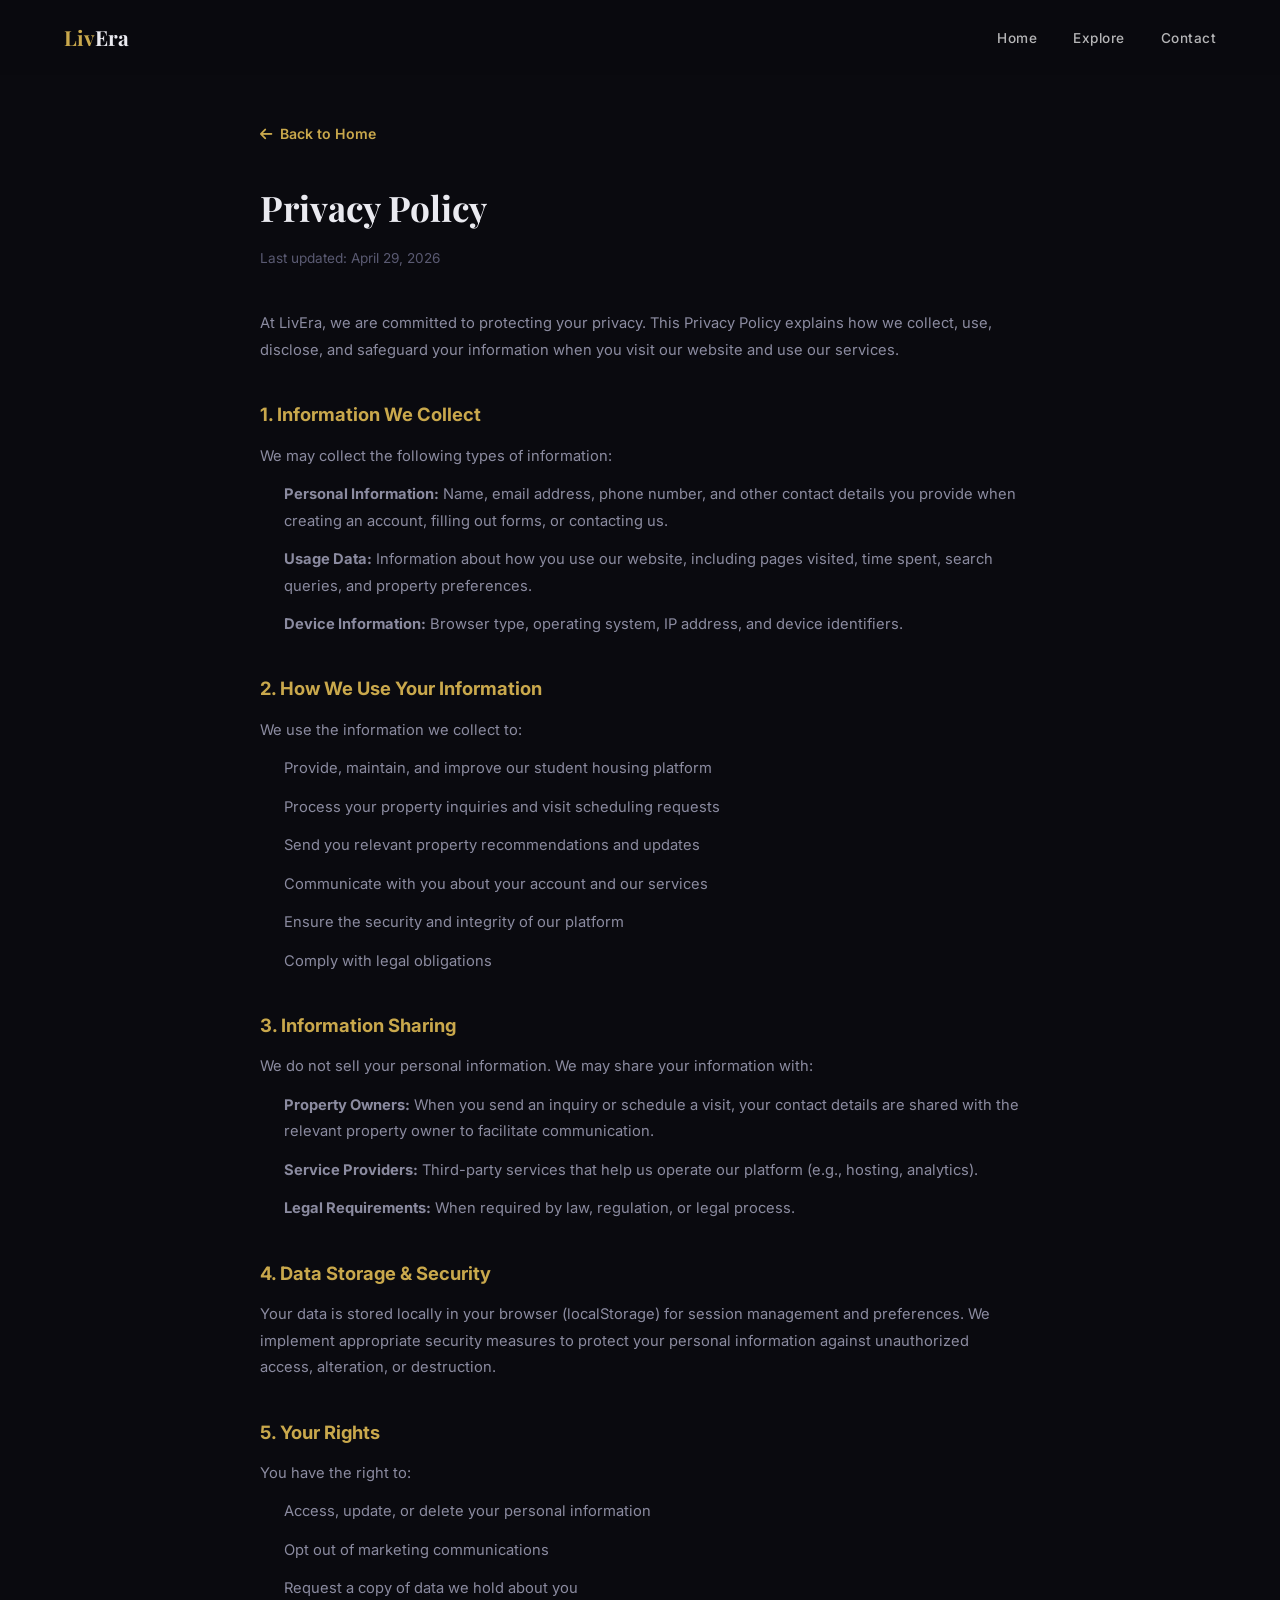
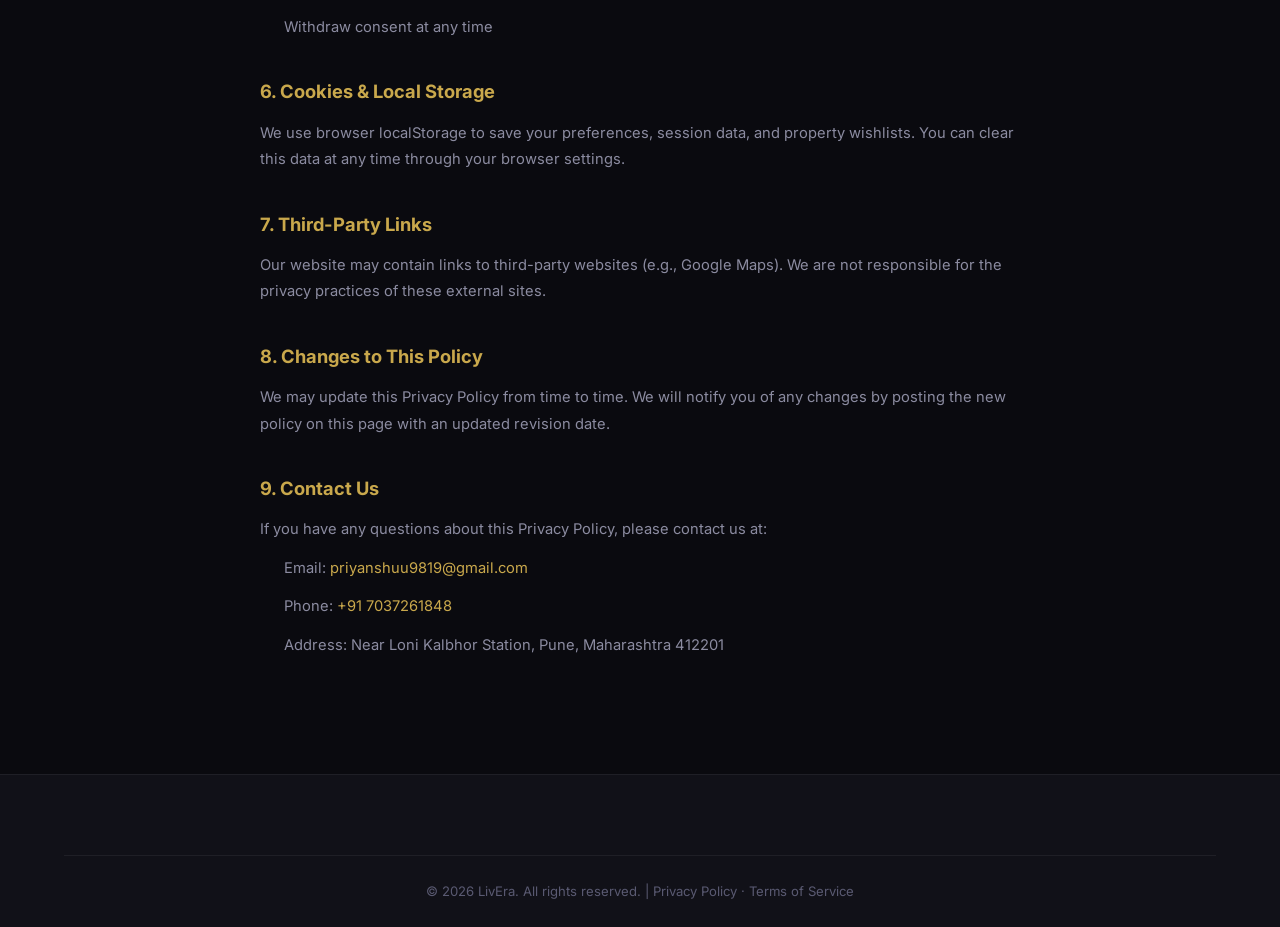
<file: privacy.html>
<!DOCTYPE html>
<html lang="en">
<head>
    <meta charset="UTF-8">
    <meta name="viewport" content="width=device-width, initial-scale=1.0">
    <meta name="description" content="LivEra Privacy Policy — How we collect, use, and protect your personal data.">
    <title>Privacy Policy | LivEra</title>
    <link rel="preconnect" href="https://fonts.googleapis.com">
    <link rel="preconnect" href="https://fonts.gstatic.com" crossorigin>
    <link href="https://fonts.googleapis.com/css2?family=Playfair+Display:wght@400;500;600;700&family=Inter:wght@300;400;500;600;700&display=swap" rel="stylesheet">
    <link rel="stylesheet" href="https://cdnjs.cloudflare.com/ajax/libs/font-awesome/6.5.1/css/all.min.css">
    <link rel="stylesheet" href="assets/css/style.css">
    <style>
        .legal-page { padding: 120px 20px 60px; max-width: 800px; margin: 0 auto; }
        .legal-page h1 { font-family: 'Playfair Display', serif; font-size: 2.2rem; font-weight: 700; color: #eaeaf0; margin-bottom: 8px; }
        .legal-page .legal-updated { font-size: .85rem; color: #5a5a72; margin-bottom: 40px; }
        .legal-page h2 { font-family: 'Inter', sans-serif; font-size: 1.15rem; font-weight: 700; color: #c9a84c; margin-top: 36px; margin-bottom: 12px; }
        .legal-page p, .legal-page li { font-size: .92rem; color: #8b8ba0; line-height: 1.8; margin-bottom: 12px; }
        .legal-page ul { padding-left: 24px; margin-bottom: 16px; }
        .legal-page a { color: #c9a84c; text-decoration: none; }
        .legal-page a:hover { text-decoration: underline; }
        .legal-back { display: inline-flex; align-items: center; gap: 8px; color: #c9a84c; font-size: .88rem; font-weight: 600; text-decoration: none; margin-bottom: 32px; transition: opacity .2s; }
        .legal-back:hover { opacity: .7; }
    </style>
</head>
<body>
    <nav id="navbar" class="navbar" style="background: rgba(10,10,15,.95); backdrop-filter: blur(20px);">
        <div class="nav-container">
            <a href="index.html" class="nav-logo"><span class="logo-text"><span class="logo-accent">Liv</span>Era</span></a>
            <ul class="nav-links">
                <li><a href="index.html" class="nav-link">Home</a></li>
                <li><a href="explore.html" class="nav-link">Explore</a></li>
                <li><a href="index.html#contact" class="nav-link">Contact</a></li>
            </ul>
        </div>
    </nav>

    <div class="legal-page">
        <a href="index.html" class="legal-back"><i class="fas fa-arrow-left"></i> Back to Home</a>
        <h1>Privacy Policy</h1>
        <p class="legal-updated">Last updated: April 29, 2026</p>

        <p>At LivEra, we are committed to protecting your privacy. This Privacy Policy explains how we collect, use, disclose, and safeguard your information when you visit our website and use our services.</p>

        <h2>1. Information We Collect</h2>
        <p>We may collect the following types of information:</p>
        <ul>
            <li><strong>Personal Information:</strong> Name, email address, phone number, and other contact details you provide when creating an account, filling out forms, or contacting us.</li>
            <li><strong>Usage Data:</strong> Information about how you use our website, including pages visited, time spent, search queries, and property preferences.</li>
            <li><strong>Device Information:</strong> Browser type, operating system, IP address, and device identifiers.</li>
        </ul>

        <h2>2. How We Use Your Information</h2>
        <p>We use the information we collect to:</p>
        <ul>
            <li>Provide, maintain, and improve our student housing platform</li>
            <li>Process your property inquiries and visit scheduling requests</li>
            <li>Send you relevant property recommendations and updates</li>
            <li>Communicate with you about your account and our services</li>
            <li>Ensure the security and integrity of our platform</li>
            <li>Comply with legal obligations</li>
        </ul>

        <h2>3. Information Sharing</h2>
        <p>We do not sell your personal information. We may share your information with:</p>
        <ul>
            <li><strong>Property Owners:</strong> When you send an inquiry or schedule a visit, your contact details are shared with the relevant property owner to facilitate communication.</li>
            <li><strong>Service Providers:</strong> Third-party services that help us operate our platform (e.g., hosting, analytics).</li>
            <li><strong>Legal Requirements:</strong> When required by law, regulation, or legal process.</li>
        </ul>

        <h2>4. Data Storage & Security</h2>
        <p>Your data is stored locally in your browser (localStorage) for session management and preferences. We implement appropriate security measures to protect your personal information against unauthorized access, alteration, or destruction.</p>

        <h2>5. Your Rights</h2>
        <p>You have the right to:</p>
        <ul>
            <li>Access, update, or delete your personal information</li>
            <li>Opt out of marketing communications</li>
            <li>Request a copy of data we hold about you</li>
            <li>Withdraw consent at any time</li>
        </ul>

        <h2>6. Cookies & Local Storage</h2>
        <p>We use browser localStorage to save your preferences, session data, and property wishlists. You can clear this data at any time through your browser settings.</p>

        <h2>7. Third-Party Links</h2>
        <p>Our website may contain links to third-party websites (e.g., Google Maps). We are not responsible for the privacy practices of these external sites.</p>

        <h2>8. Changes to This Policy</h2>
        <p>We may update this Privacy Policy from time to time. We will notify you of any changes by posting the new policy on this page with an updated revision date.</p>

        <h2>9. Contact Us</h2>
        <p>If you have any questions about this Privacy Policy, please contact us at:</p>
        <ul>
            <li>Email: <a href="mailto:priyanshuu9819@gmail.com">priyanshuu9819@gmail.com</a></li>
            <li>Phone: <a href="tel:+917037261848">+91 7037261848</a></li>
            <li>Address: Near Loni Kalbhor Station, Pune, Maharashtra 412201</li>
        </ul>
    </div>

    <footer class="footer" style="margin-top: 40px;">
        <div class="container">
            <div class="footer-bottom">
                <p>&copy; 2026 LivEra. All rights reserved. | <a href="privacy.html" style="color: var(--color-text-dim);">Privacy Policy</a> · <a href="terms.html" style="color: var(--color-text-dim);">Terms of Service</a></p>
            </div>
        </div>
    </footer>
</body>
</html>
</file>
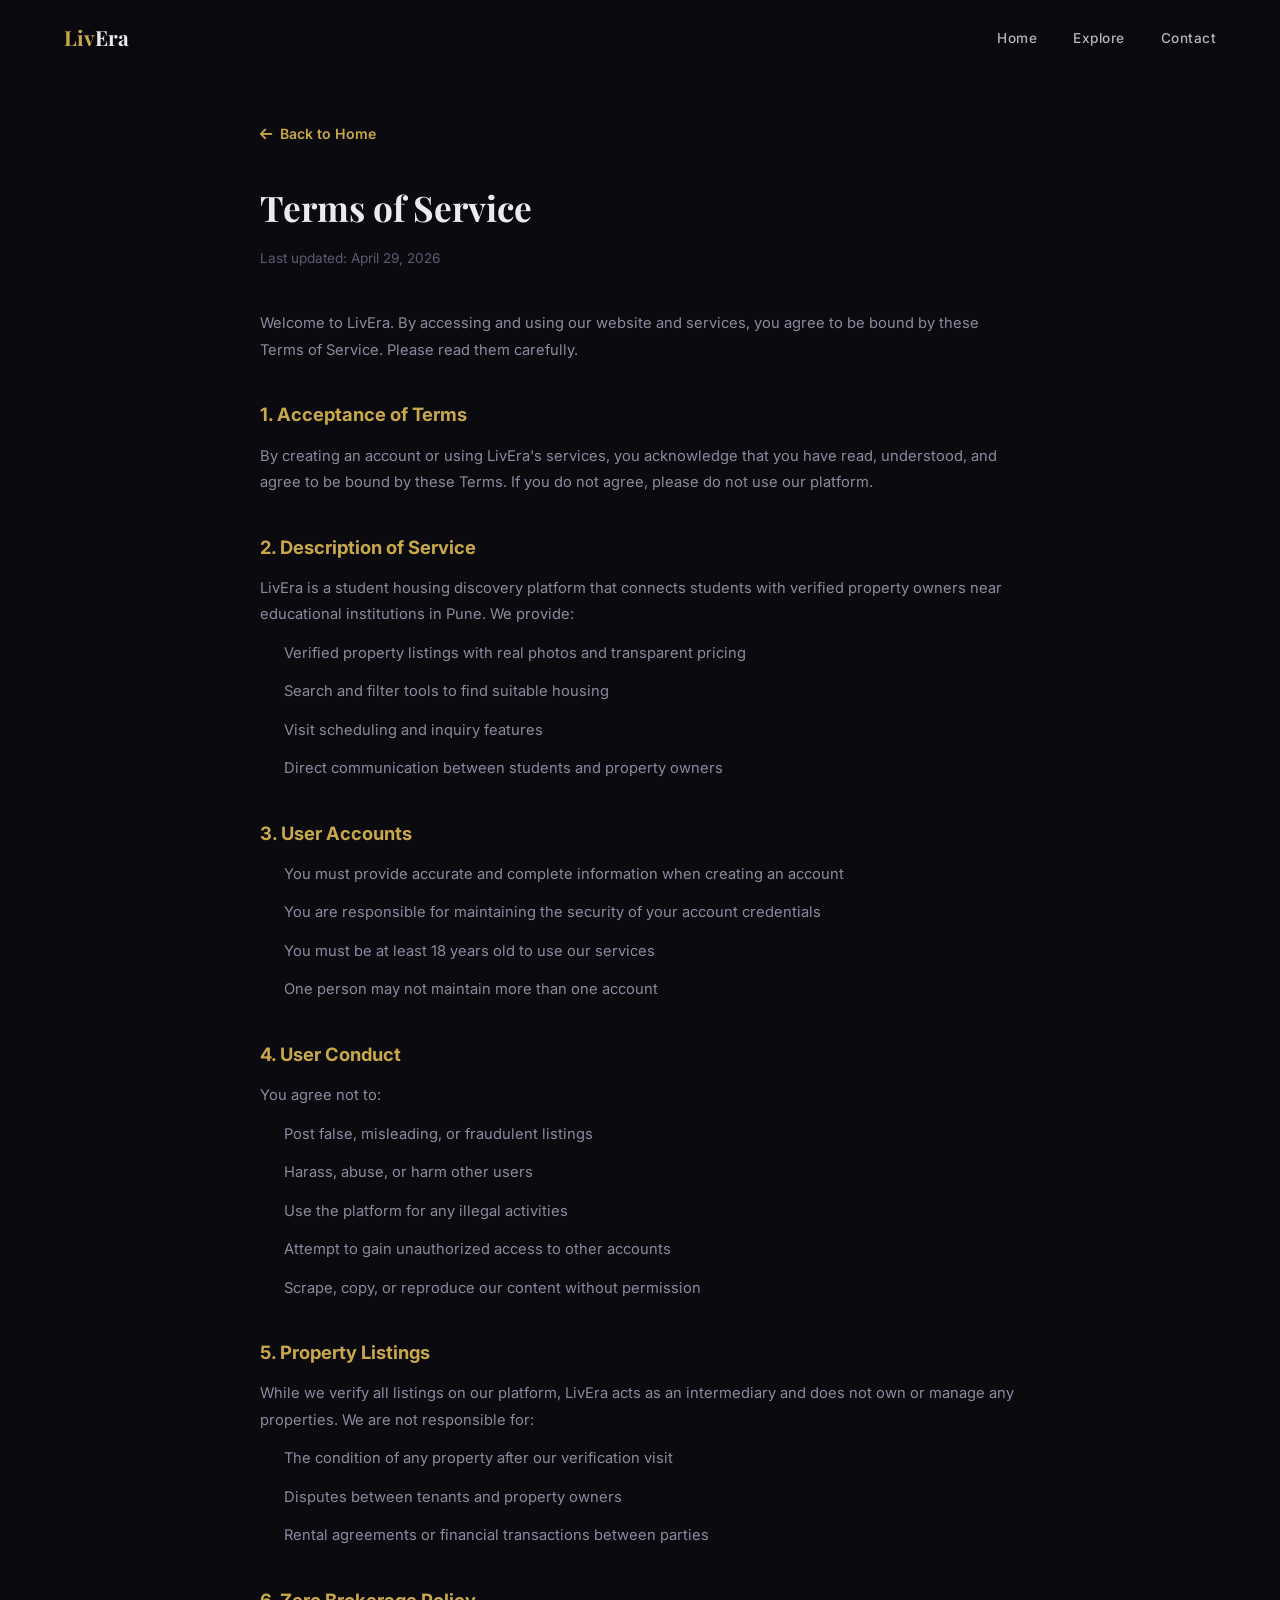
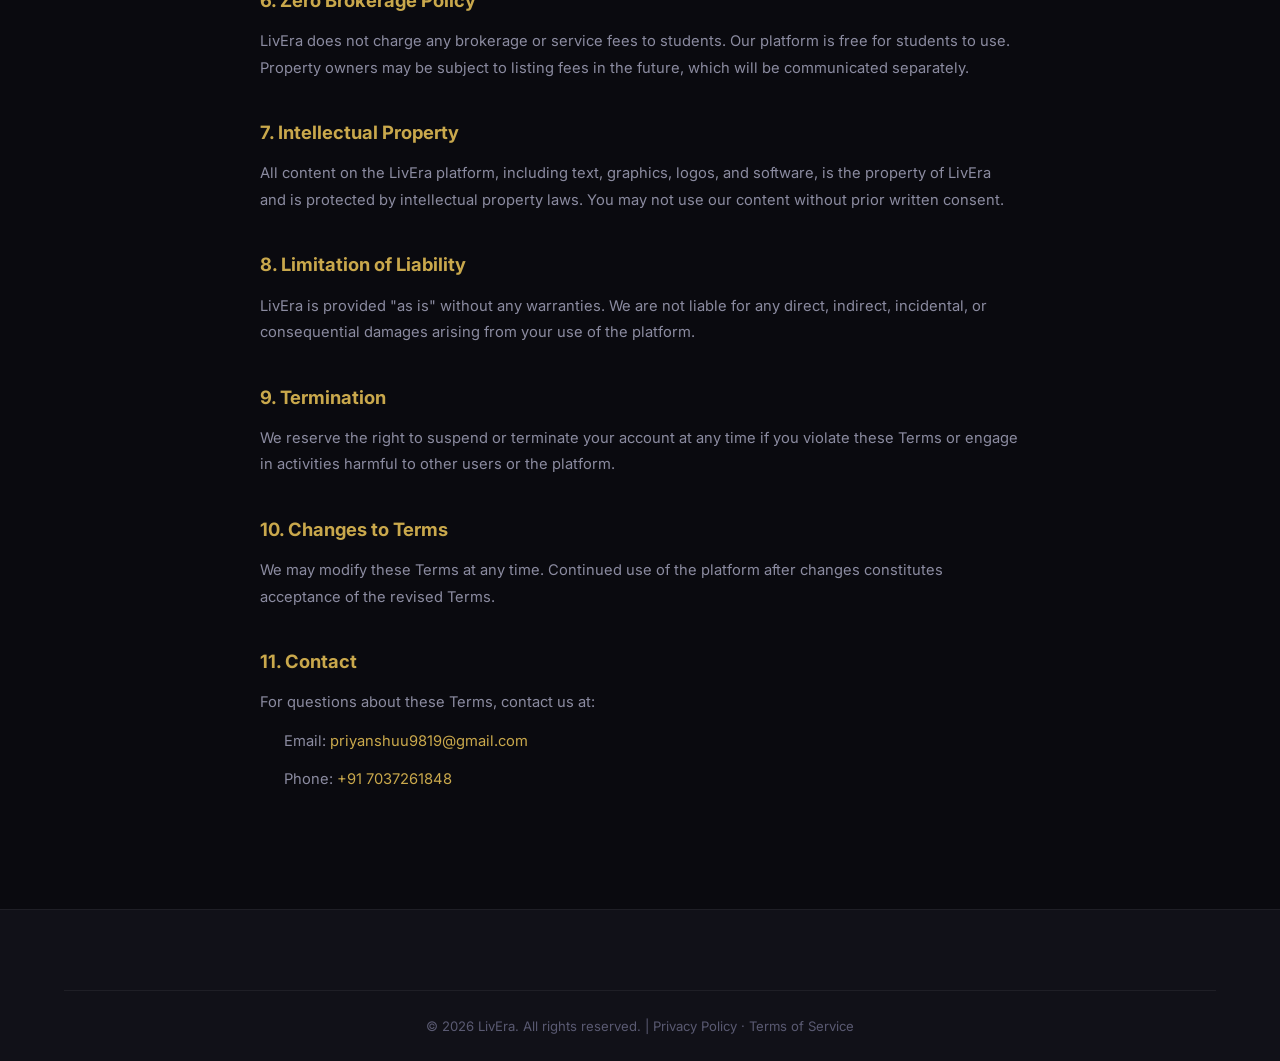
<file: terms.html>
<!DOCTYPE html>
<html lang="en">
<head>
    <meta charset="UTF-8">
    <meta name="viewport" content="width=device-width, initial-scale=1.0">
    <meta name="description" content="LivEra Terms of Service — Rules and guidelines for using our student housing platform.">
    <title>Terms of Service | LivEra</title>
    <link rel="preconnect" href="https://fonts.googleapis.com">
    <link rel="preconnect" href="https://fonts.gstatic.com" crossorigin>
    <link href="https://fonts.googleapis.com/css2?family=Playfair+Display:wght@400;500;600;700&family=Inter:wght@300;400;500;600;700&display=swap" rel="stylesheet">
    <link rel="stylesheet" href="https://cdnjs.cloudflare.com/ajax/libs/font-awesome/6.5.1/css/all.min.css">
    <link rel="stylesheet" href="assets/css/style.css">
    <style>
        .legal-page { padding: 120px 20px 60px; max-width: 800px; margin: 0 auto; }
        .legal-page h1 { font-family: 'Playfair Display', serif; font-size: 2.2rem; font-weight: 700; color: #eaeaf0; margin-bottom: 8px; }
        .legal-page .legal-updated { font-size: .85rem; color: #5a5a72; margin-bottom: 40px; }
        .legal-page h2 { font-family: 'Inter', sans-serif; font-size: 1.15rem; font-weight: 700; color: #c9a84c; margin-top: 36px; margin-bottom: 12px; }
        .legal-page p, .legal-page li { font-size: .92rem; color: #8b8ba0; line-height: 1.8; margin-bottom: 12px; }
        .legal-page ul { padding-left: 24px; margin-bottom: 16px; }
        .legal-page a { color: #c9a84c; text-decoration: none; }
        .legal-page a:hover { text-decoration: underline; }
        .legal-back { display: inline-flex; align-items: center; gap: 8px; color: #c9a84c; font-size: .88rem; font-weight: 600; text-decoration: none; margin-bottom: 32px; transition: opacity .2s; }
        .legal-back:hover { opacity: .7; }
    </style>
</head>
<body>
    <nav id="navbar" class="navbar" style="background: rgba(10,10,15,.95); backdrop-filter: blur(20px);">
        <div class="nav-container">
            <a href="index.html" class="nav-logo"><span class="logo-text"><span class="logo-accent">Liv</span>Era</span></a>
            <ul class="nav-links">
                <li><a href="index.html" class="nav-link">Home</a></li>
                <li><a href="explore.html" class="nav-link">Explore</a></li>
                <li><a href="index.html#contact" class="nav-link">Contact</a></li>
            </ul>
        </div>
    </nav>

    <div class="legal-page">
        <a href="index.html" class="legal-back"><i class="fas fa-arrow-left"></i> Back to Home</a>
        <h1>Terms of Service</h1>
        <p class="legal-updated">Last updated: April 29, 2026</p>

        <p>Welcome to LivEra. By accessing and using our website and services, you agree to be bound by these Terms of Service. Please read them carefully.</p>

        <h2>1. Acceptance of Terms</h2>
        <p>By creating an account or using LivEra's services, you acknowledge that you have read, understood, and agree to be bound by these Terms. If you do not agree, please do not use our platform.</p>

        <h2>2. Description of Service</h2>
        <p>LivEra is a student housing discovery platform that connects students with verified property owners near educational institutions in Pune. We provide:</p>
        <ul>
            <li>Verified property listings with real photos and transparent pricing</li>
            <li>Search and filter tools to find suitable housing</li>
            <li>Visit scheduling and inquiry features</li>
            <li>Direct communication between students and property owners</li>
        </ul>

        <h2>3. User Accounts</h2>
        <ul>
            <li>You must provide accurate and complete information when creating an account</li>
            <li>You are responsible for maintaining the security of your account credentials</li>
            <li>You must be at least 18 years old to use our services</li>
            <li>One person may not maintain more than one account</li>
        </ul>

        <h2>4. User Conduct</h2>
        <p>You agree not to:</p>
        <ul>
            <li>Post false, misleading, or fraudulent listings</li>
            <li>Harass, abuse, or harm other users</li>
            <li>Use the platform for any illegal activities</li>
            <li>Attempt to gain unauthorized access to other accounts</li>
            <li>Scrape, copy, or reproduce our content without permission</li>
        </ul>

        <h2>5. Property Listings</h2>
        <p>While we verify all listings on our platform, LivEra acts as an intermediary and does not own or manage any properties. We are not responsible for:</p>
        <ul>
            <li>The condition of any property after our verification visit</li>
            <li>Disputes between tenants and property owners</li>
            <li>Rental agreements or financial transactions between parties</li>
        </ul>

        <h2>6. Zero Brokerage Policy</h2>
        <p>LivEra does not charge any brokerage or service fees to students. Our platform is free for students to use. Property owners may be subject to listing fees in the future, which will be communicated separately.</p>

        <h2>7. Intellectual Property</h2>
        <p>All content on the LivEra platform, including text, graphics, logos, and software, is the property of LivEra and is protected by intellectual property laws. You may not use our content without prior written consent.</p>

        <h2>8. Limitation of Liability</h2>
        <p>LivEra is provided "as is" without any warranties. We are not liable for any direct, indirect, incidental, or consequential damages arising from your use of the platform.</p>

        <h2>9. Termination</h2>
        <p>We reserve the right to suspend or terminate your account at any time if you violate these Terms or engage in activities harmful to other users or the platform.</p>

        <h2>10. Changes to Terms</h2>
        <p>We may modify these Terms at any time. Continued use of the platform after changes constitutes acceptance of the revised Terms.</p>

        <h2>11. Contact</h2>
        <p>For questions about these Terms, contact us at:</p>
        <ul>
            <li>Email: <a href="mailto:priyanshuu9819@gmail.com">priyanshuu9819@gmail.com</a></li>
            <li>Phone: <a href="tel:+917037261848">+91 7037261848</a></li>
        </ul>
    </div>

    <footer class="footer" style="margin-top: 40px;">
        <div class="container">
            <div class="footer-bottom">
                <p>&copy; 2026 LivEra. All rights reserved. | <a href="privacy.html" style="color: var(--color-text-dim);">Privacy Policy</a> · <a href="terms.html" style="color: var(--color-text-dim);">Terms of Service</a></p>
            </div>
        </div>
    </footer>
</body>
</html>
</file>
<file: assets/css/style.css>
/* ========================================
   DESIGN SYSTEM & VARIABLES
   ======================================== */
:root {
    /* Multi-layered shadows variables (Match theme) */
    --saas-shadow-btn: 201, 168, 76;  /* Accent Gold/Bronze */
    --saas-shadow-img: 10, 10, 15;    /* Match the Dark Background */
    
    --color-bg: #0a0a0f;
    --color-bg-alt: #111118;
    --color-surface: #16161f;
    --color-surface-hover: #1e1e2a;
    --color-accent: #c9a84c;
    --color-accent-light: #e0c56e;
    --color-accent-dark: #a8882e;
    --color-text: #eaeaf0;
    --color-text-muted: #8b8ba0;
    --color-text-dim: #5a5a72;
    --color-border: rgba(255, 255, 255, 0.06);
    --color-glass: rgba(16, 16, 25, 0.75);
    --color-glass-border: rgba(255, 255, 255, 0.08);
    --color-white: #ffffff;
    --font-heading: 'Playfair Display', Georgia, serif;
    --font-body: 'Inter', -apple-system, sans-serif;
    --section-pad: 120px;
    --container-width: 1200px;
    --ease-out: cubic-bezier(0.16, 1, 0.3, 1);
    --ease-smooth: cubic-bezier(0.4, 0, 0.2, 1);
    --radius-sm: 8px;
    --radius-md: 16px;
    --radius-lg: 24px;
    --radius-xl: 32px;
}

*,
*::before,
*::after {
    margin: 0;
    padding: 0;
    box-sizing: border-box;
}

html {
    scroll-behavior: smooth;
    font-size: 16px;
    -webkit-font-smoothing: antialiased;
    -moz-osx-font-smoothing: grayscale;
}

body {
    font-family: var(--font-body);
    background-color: var(--color-bg);
    color: var(--color-text);
    line-height: 1.7;
    overflow-x: hidden;
}

img {
    max-width: 100%;
    display: block;
}

a {
    text-decoration: none;
    color: inherit;
    transition: color 0.3s var(--ease-smooth);
}

ul {
    list-style: none;
}

.container {
    max-width: var(--container-width);
    margin: 0 auto;
    padding: 0 24px;
}

.section {
    padding: var(--section-pad) 0;
    position: relative;
    will-change: transform, opacity;
}

/* Section Divider Line (animated via GSAP) */
.section-divider-line {
    height: 2px;
    background: linear-gradient(90deg, transparent, var(--color-accent), transparent);
    margin: 16px auto 0;
    max-width: 400px;
    will-change: width;
}

/* Section transition wrapper for morph transitions */
.section-transition-in {
    will-change: transform, opacity;
}

/* Typography Utilities */
.section-tag {
    display: inline-block;
    font-size: 0.75rem;
    font-weight: 600;
    letter-spacing: 3px;
    text-transform: uppercase;
    color: var(--color-accent);
    margin-bottom: 16px;
    position: relative;
    padding-left: 40px;
}

.section-tag::before {
    content: '';
    position: absolute;
    left: 0;
    top: 50%;
    width: 28px;
    height: 2px;
    background: var(--color-accent);
    transform: translateY(-50%);
}

.section-title {
    font-family: var(--font-heading);
    font-size: clamp(2rem, 4vw, 3.2rem);
    font-weight: 600;
    line-height: 1.2;
    color: var(--color-text);
    margin-bottom: 20px;
}

.section-subtitle {
    font-size: 1.05rem;
    color: var(--color-text-muted);
    max-width: 540px;
    margin: 0 auto;
}

.section-desc {
    font-size: 1.05rem;
    color: var(--color-text-muted);
    line-height: 1.8;
    margin-bottom: 28px;
}

.section-header {
    text-align: center;
    margin-bottom: 64px;
}

.text-accent {
    color: var(--color-accent);
}

/* Buttons */
.btn {
    display: inline-flex;
    align-items: center;
    justify-content: center;
    gap: 8px;
    padding: 14px 32px;
    font-family: var(--font-body);
    font-size: 0.9rem;
    font-weight: 600;
    letter-spacing: 0.5px;
    border-radius: 50px;
    border: none;
    cursor: pointer;
    transition: all 0.4s var(--ease-out);
    position: relative;
    overflow: hidden;
}

.btn-primary {
    background: linear-gradient(135deg, var(--color-accent), var(--color-accent-dark));
    color: var(--color-bg);
    box-shadow: 0 4px 20px rgba(201, 168, 76, 0.25);
}

.btn-primary:hover {
    transform: translateY(-2px);
    box-shadow: 0 8px 32px rgba(201, 168, 76, 0.4);
}

.btn-outline {
    background: transparent;
    color: var(--color-text);
    border: 1.5px solid rgba(255, 255, 255, 0.2);
}

.btn-outline:hover {
    border-color: var(--color-accent);
    color: var(--color-accent);
    background: rgba(201, 168, 76, 0.05);
    transform: translateY(-2px);
}

.btn-lg {
    padding: 18px 40px;
    font-size: 1rem;
}

/* Navigation */
.navbar {
    position: fixed;
    top: 0;
    left: 0;
    width: 100%;
    z-index: 1000;
    padding: 20px 0;
    transition: all 0.4s var(--ease-smooth);
}

.navbar.scrolled {
    padding: 12px 0;
    background: var(--color-glass);
    backdrop-filter: blur(20px);
    -webkit-backdrop-filter: blur(20px);
    border-bottom: 1px solid var(--color-glass-border);
}

.nav-container {
    max-width: var(--container-width);
    margin: 0 auto;
    padding: 0 24px;
    display: flex;
    align-items: center;
    justify-content: space-between;
}

.nav-logo {
    display: flex;
    align-items: center;
    gap: 10px;
    z-index: 1001;
}

.logo-icon {
    width: 40px;
    height: 40px;
    display: flex;
    align-items: center;
    justify-content: center;
    background: linear-gradient(135deg, var(--color-accent), var(--color-accent-dark));
    border-radius: 10px;
    color: var(--color-bg);
    font-size: 1rem;
}

.logo-text {
    font-family: var(--font-heading);
    font-size: 1.3rem;
    font-weight: 700;
    color: var(--color-text);
}

.logo-accent {
    color: var(--color-accent);
}

.nav-links {
    display: flex;
    gap: 36px;
}

.nav-link {
    font-size: 0.85rem;
    font-weight: 500;
    letter-spacing: 0.5px;
    color: rgba(255, 255, 255, 0.7);
    position: relative;
    padding: 4px 0;
}

.nav-link::after {
    content: '';
    position: absolute;
    bottom: -2px;
    left: 0;
    width: 0;
    height: 2px;
    background: var(--color-accent);
    transition: width 0.35s var(--ease-out);
}

.nav-link:hover,
.nav-link.active {
    color: var(--color-text);
}

.nav-link:hover::after,
.nav-link.active::after {
    width: 100%;
}

.hamburger {
    display: none;
    flex-direction: column;
    gap: 6px;
    background: none;
    border: none;
    cursor: pointer;
    z-index: 1001;
    padding: 4px;
}

.hamburger .bar {
    width: 28px;
    height: 2px;
    background: var(--color-text);
    border-radius: 2px;
    transition: all 0.3s var(--ease-smooth);
}

.hamburger.active .bar:nth-child(1) {
    transform: rotate(45deg) translate(5px, 6px);
}

.hamburger.active .bar:nth-child(2) {
    opacity: 0;
}

.hamburger.active .bar:nth-child(3) {
    transform: rotate(-45deg) translate(5px, -6px);
}

/* Hero Section (Cinematic Refinement) */
.hero {
    position: relative;
    height: 100vh;
    min-height: 700px;
    display: flex;
    align-items: center;
    justify-content: center;
    overflow: hidden;
    perspective: 1200px;
}

.hero-bg {
    position: absolute;
    inset: -5%; /* slightly larger for parallax */
    width: 110%;
    height: 110%;
    z-index: 0;
    will-change: transform;
}

.hero-image-mask {
    position: absolute;
    inset: 0;
    overflow: hidden;
    /* GSAP will animate this from inset(50% 30% 50% 30%) */
    clip-path: inset(100% 100% 100% 100%);
    will-change: clip-path;
}

.hero-media {
    width: 100%;
    height: 100%;
    object-fit: cover;
    will-change: transform;
    /* Ken Burns slow zoom + perspective shift illusion */
    transform: scale(1.1) rotate(0.01deg);
    animation: livingScene 25s cubic-bezier(0.25, 0.46, 0.45, 0.94) infinite alternate;
}

@keyframes livingScene {
    0% { transform: scale(1.05) translate(0, 0); }
    100% { transform: scale(1.15) translate(-1%, 1%); }
}

.hero-overlay {
    position: absolute;
    inset: 0;
    background: linear-gradient(
        180deg,
        rgba(10, 10, 15, 0.2) 0%,
        rgba(10, 10, 15, 0.0) 30%,
        rgba(10, 10, 15, 0.5) 70%,
        rgba(10, 10, 15, 0.95) 100%
    );
    z-index: 1;
}

.hero-vignette {
    position: absolute;
    inset: 0;
    background: radial-gradient(circle at center, transparent 30%, rgba(10, 10, 15, 0.95) 120%);
    pointer-events: none;
    z-index: 1;
    will-change: transform, opacity;
}

.hero-grain {
    position: absolute;
    inset: 0;
    pointer-events: none;
    z-index: 2;
    opacity: 0.25;
    mix-blend-mode: overlay;
    background-image: url("data:image/svg+xml,%3Csvg viewBox='0 0 256 256' xmlns='http://www.w3.org/2000/svg'%3E%3Cfilter id='n'%3E%3CfeTurbulence type='fractalNoise' baseFrequency='0.85' numOctaves='3' stitchTiles='stitch'/%3E%3C/filter%3E%3Crect width='100%25' height='100%25' filter='url(%23n)'/%3E%3C/svg%3E");
}

.cursor-light {
    position: absolute;
    top: 0; 
    left: 0;
    width: 100%; 
    height: 100%;
    pointer-events: none;
    z-index: 3;
    opacity: 0;
    transition: opacity 1s ease;
    background: radial-gradient(
        800px circle at var(--mouse-x, 50%) var(--mouse-y, 50%), 
        rgba(201, 168, 76, 0.12), 
        transparent 40%
    );
    will-change: background;
}

/* Floating Decorations */
.hero-decorations {
    position: absolute;
    inset: 0;
    pointer-events: none;
    z-index: 4;
    will-change: transform;
}
.hero-line {
    position: absolute;
    background: linear-gradient(90deg, transparent, rgba(201, 168, 76, 0.3), transparent);
    height: 1px;
    width: 30vw;
    opacity: 0;
}
.hero-line-1 { top: 25%; left: -10vw; transform: rotate(35deg); }
.hero-line-2 { bottom: 30%; right: -5vw; transform: rotate(-25deg); width: 20vw; }

.hero-content {
    position: relative;
    z-index: 5;
    text-align: center;
    max-width: 900px;
    padding: 0 24px;
    will-change: transform, opacity;
}

/* Enhanced Word/Character Split Animation CSS inside hero */
.hero-title {
    font-family: var(--font-heading);
    font-size: clamp(2.4rem, 5.5vw, 5rem);
    font-weight: 700;
    line-height: 1.15;
    color: var(--color-text);
    margin-bottom: 24px;
    perspective: 1000px; /* needed for 3D rotate on chars */
}

/* Words act as inline blocks with hidden overflow locally, or just wrappers */
.word {
    display: inline-block;
    white-space: nowrap;
    margin-right: 0.15em;
    perspective: 1200px;
}

/* Individual letters */
.char {
    display: inline-block;
    opacity: 0;
    transform: translateY(120%) rotateX(60deg);
    transform-origin: bottom center;
    filter: blur(8px);
    will-change: transform, opacity, filter;
    backface-visibility: hidden;
}

.hero-subtitle {
    font-size: clamp(1.1rem, 2vw, 1.35rem);
    color: #f3f4f6;
    font-weight: 500;
    text-shadow: 0 2px 10px rgba(0,0,0,0.7);
    margin-bottom: 40px;
    opacity: 0;
    will-change: transform, opacity;
    max-width: 600px;
    margin-left: auto;
    margin-right: auto;
}

/* Premium Button Styling (Spring scale on hover) */
.hero-buttons {
    display: flex;
    gap: 16px;
    justify-content: center;
    flex-wrap: wrap;
    opacity: 0;
    will-change: transform, opacity;
}

.hero-btn {
    transition: all 0.5s cubic-bezier(0.34, 1.56, 0.64, 1); /* Spring physics feel */
    will-change: transform, box-shadow;
}

.hero-btn:hover {
    transform: translateY(-4px) scale(1.03);
}

.scroll-indicator {
    position: absolute;
    bottom: 40px;
    left: 50%;
    transform: translateX(-50%);
    z-index: 5;
    display: flex;
    flex-direction: column;
    align-items: center;
    gap: 10px;
    opacity: 0;
}

.scroll-text {
    font-size: 0.7rem;
    font-weight: 600;
    letter-spacing: 4px;
    text-transform: uppercase;
    color: rgba(255, 255, 255, 0.5);
    transition: color 0.3s ease;
}

.scroll-indicator:hover .scroll-text {
    color: var(--color-accent);
}

.scroll-arrow {
    font-size: 1rem;
    color: var(--color-accent);
    animation: smoothBreath 3s cubic-bezier(0.45, 0, 0.55, 1) infinite;
    will-change: transform, opacity;
}

@keyframes smoothBreath {
    0%, 100% { transform: translateY(0) scale(1); opacity: 0.6; }
    50% { transform: translateY(10px) scale(1.1); opacity: 1; }
}

/* ===== ABOUT SECTION (PREMIUM SAAS) ===== */
.about-saas {
    background: linear-gradient(
        180deg,
        #0d0d14 0%,
        #0f1018 30%,
        #111320 60%,
        #0e0e16 100%
    );
    padding: 0;
    position: relative;
    overflow: hidden;
    width: 100%;
    min-height: 0;
}

/* Subtle grain / noise overlay */
.about-saas-noise {
    position: absolute;
    inset: 0;
    z-index: 1;
    opacity: 0.035;
    pointer-events: none;
    background-image: url("data:image/svg+xml,%3Csvg viewBox='0 0 256 256' xmlns='http://www.w3.org/2000/svg'%3E%3Cfilter id='n'%3E%3CfeTurbulence type='fractalNoise' baseFrequency='0.85' numOctaves='4' stitchTiles='stitch'/%3E%3C/filter%3E%3Crect width='100%25' height='100%25' filter='url(%23n)'/%3E%3C/svg%3E");
    background-size: 200px 200px;
}

.about-saas-container {
    max-width: 900px;
    margin: 0 auto;
    padding: 100px 24px 110px;
    position: relative;
    z-index: 2;
    display: flex;
    align-items: center;
    justify-content: center;
}

/* Centered Text */
.about-saas-content {
    text-align: center;
    position: relative;
    z-index: 10;
    max-width: 760px;
}

.saas-headline {
    font-family: 'Playfair Display', Georgia, 'Times New Roman', serif;
    font-size: clamp(2.2rem, 5vw, 3.8rem);
    font-weight: 700;
    font-style: italic;
    color: #eaeaf0;
    line-height: 1.2;
    letter-spacing: -0.5px;
    margin-bottom: 28px;
}

.saas-subtext {
    font-family: var(--font-body);
    font-size: clamp(0.95rem, 1.3vw, 1.05rem);
    color: #6b6b80;
    line-height: 1.75;
    margin: 0 auto;
    max-width: 580px;
    font-weight: 400;
}

@media (max-width: 768px) {
    .about-saas-container {
        padding: 72px 20px 80px;
    }

    .saas-headline {
        font-size: clamp(1.8rem, 6vw, 2.6rem);
        letter-spacing: -0.3px;
    }

    .saas-headline br {
        display: none;
    }

    .saas-subtext {
        font-size: 0.95rem;
        max-width: 440px;
    }
}



.badge-label {
    font-size: 0.8rem;
    color: var(--color-text-muted);
    margin-top: 4px;
}

/* Features Section */
.features {
    background: var(--color-bg-alt);
}

.features-grid {
    display: grid;
    grid-template-columns: repeat(4, 1fr);
    gap: 24px;
}

.feature-card {
    background: var(--color-surface);
    border: 1px solid var(--color-border);
    border-radius: var(--radius-lg);
    padding: 40px 28px;
    text-align: center;
    transition: all 0.4s var(--ease-out);
    cursor: default;
}

.feature-card:hover {
    transform: translateY(-8px);
    border-color: rgba(201, 168, 76, 0.2);
    box-shadow: 0 20px 48px rgba(0, 0, 0, 0.3), 0 0 0 1px rgba(201, 168, 76, 0.1);
}

.feature-icon-wrap {
    width: 72px;
    height: 72px;
    margin: 0 auto 24px;
    display: flex;
    align-items: center;
    justify-content: center;
    background: linear-gradient(135deg, rgba(201, 168, 76, 0.15), rgba(201, 168, 76, 0.05));
    border-radius: var(--radius-md);
    font-size: 1.6rem;
    color: var(--color-accent);
    transition: all 0.4s var(--ease-out);
}

.feature-card:hover .feature-icon-wrap {
    background: linear-gradient(135deg, var(--color-accent), var(--color-accent-dark));
    color: var(--color-bg);
    transform: scale(1.1) rotate(5deg);
}

.feature-title {
    font-family: var(--font-heading);
    font-size: 1.2rem;
    font-weight: 600;
    color: var(--color-text);
    margin-bottom: 12px;
}

.feature-desc {
    font-size: 0.88rem;
    color: var(--color-text-muted);
    line-height: 1.7;
}

/* Gallery Section */
.gallery {
    background: var(--color-bg);
}

.gallery-grid {
    display: grid;
    grid-template-columns: repeat(4, 1fr);
    grid-auto-rows: 280px;
    gap: 16px;
}

.gallery-item {
    position: relative;
    border-radius: var(--radius-md);
    overflow: hidden;
    cursor: pointer;
}

.gallery-item-lg {
    grid-column: span 2;
}

.gallery-item img {
    width: 100%;
    height: 100%;
    object-fit: cover;
    transition: transform 0.6s var(--ease-out);
}

.gallery-item:hover img {
    transform: scale(1.08);
}

.gallery-overlay {
    position: absolute;
    inset: 0;
    background: rgba(10, 10, 15, 0.6);
    display: flex;
    flex-direction: column;
    align-items: center;
    justify-content: center;
    gap: 8px;
    opacity: 0;
    transition: opacity 0.35s var(--ease-smooth);
}

.gallery-item:hover .gallery-overlay {
    opacity: 1;
}

.gallery-overlay i {
    font-size: 1.5rem;
    color: var(--color-accent);
}

.gallery-overlay span {
    font-size: 0.85rem;
    font-weight: 500;
    color: var(--color-text);
}

/* Lightbox */
.lightbox {
    position: fixed;
    inset: 0;
    z-index: 2000;
    background: rgba(0, 0, 0, 0.92);
    display: flex;
    align-items: center;
    justify-content: center;
    opacity: 0;
    visibility: hidden;
    transition: all 0.35s var(--ease-smooth);
    backdrop-filter: blur(10px);
}

.lightbox.active {
    opacity: 1;
    visibility: visible;
}

.lightbox-img {
    max-width: 85%;
    max-height: 85vh;
    border-radius: var(--radius-md);
    box-shadow: 0 32px 80px rgba(0, 0, 0, 0.6);
    transform: scale(0.9);
    transition: transform 0.4s var(--ease-out);
}

.lightbox.active .lightbox-img {
    transform: scale(1);
}

.lightbox-close {
    position: absolute;
    top: 24px;
    right: 32px;
    width: 48px;
    height: 48px;
    display: flex;
    align-items: center;
    justify-content: center;
    background: rgba(255, 255, 255, 0.1);
    border: 1px solid rgba(255, 255, 255, 0.15);
    border-radius: 50%;
    color: var(--color-text);
    font-size: 1.2rem;
    cursor: pointer;
    transition: all 0.3s var(--ease-smooth);
}

.lightbox-close:hover {
    background: rgba(255, 255, 255, 0.2);
    transform: rotate(90deg);
}

/* Timeline / Rental Process */
.process {
    background: var(--color-surface);
}

.process .section-title {
    color: var(--color-text);
}

.timeline {
    display: flex;
    align-items: flex-start;
    justify-content: space-between;
    position: relative;
    padding-top: 40px;
}

.timeline-line {
    position: absolute;
    top: 58px;
    left: 60px;
    right: 60px;
    height: 3px;
    background: var(--color-border);
    border-radius: 2px;
}

/* New GSAP Controllable Fill Element */
.timeline-line-fill {
    position: absolute;
    top: 0;
    left: 0;
    height: 100%;
    width: 0%; /* Starting point, GSAP will animate this */
    background: linear-gradient(90deg, var(--color-accent), var(--color-accent-light));
    border-radius: 2px;
}

.timeline-step {
    flex: 1;
    display: flex;
    flex-direction: column;
    align-items: center;
    text-align: center;
    position: relative;
    z-index: 1;
}

.step-dot {
    width: 40px;
    height: 40px;
    display: flex;
    align-items: center;
    justify-content: center;
    background: var(--color-surface);
    border: 3px solid var(--color-border);
    border-radius: 50%;
    margin-bottom: 24px;
    transition: all 0.4s var(--ease-out);
}

.timeline-step.active .step-dot {
    background: var(--color-accent);
    border-color: var(--color-accent);
}

/* Consolidated Step Card */
.step-card {
    background: var(--color-surface);
    border: 1px solid var(--color-border);
    border-radius: var(--radius-md);
    padding: 32px 24px;
    max-width: 250px;
    width: 100%;
    display: flex;
    flex-direction: column;
    align-items: center;
    transition: all 0.4s cubic-bezier(0.165, 0.84, 0.44, 1);
    position: relative;
    top: 0;
}

.step-card:hover {
    transform: translateY(-8px);
    border-color: var(--color-accent);
    box-shadow: 0 20px 40px rgba(0, 0, 0, 0.08), 0 0 0 1px rgba(201, 168, 76, 0.2);
}

.step-icon {
    width: 54px;
    height: 54px;
    display: flex;
    align-items: center;
    justify-content: center;
    background: linear-gradient(135deg, rgba(201, 168, 76, 0.15), rgba(201, 168, 76, 0.05));
    border-radius: 14px;
    margin-bottom: 20px;
    color: var(--color-accent);
    font-size: 1.4rem;
    transition: transform 0.3s ease;
}

.step-card:hover .step-icon {
    transform: scale(1.1);
}

.step-card h3 {
    font-family: var(--font-heading);
    font-size: 1.15rem;
    font-weight: 700;
    color: var(--color-text);
    margin-bottom: 12px;
    letter-spacing: -0.5px;
}

.step-card h3:hover {
    color: var(--color-accent);
}

.step-desc {
    font-family: var(--font-body);
    font-size: 0.95rem;
    line-height: 1.6;
    color: var(--color-text);
    margin: 0;
}
/* Neighborhood */
.neighborhood {
    background: var(--color-bg);
}

.neighborhood-grid {
    display: grid;
    grid-template-columns: 1fr 1fr;
    gap: 60px;
    align-items: center;
}

.poi-list {
    display: flex;
    flex-direction: column;
    gap: 20px;
    margin-top: 32px;
}

.poi-item {
    display: flex;
    align-items: center;
    gap: 16px;
    padding: 20px;
    background: var(--color-surface);
    border: 1px solid var(--color-border);
    border-radius: var(--radius-md);
    transition: all 0.3s var(--ease-smooth);
}

.poi-item:hover {
    border-color: rgba(201, 168, 76, 0.15);
    transform: translateX(8px);
}

.poi-icon {
    width: 48px;
    height: 48px;
    min-width: 48px;
    display: flex;
    align-items: center;
    justify-content: center;
    background: linear-gradient(135deg, rgba(201, 168, 76, 0.15), rgba(201, 168, 76, 0.05));
    border-radius: 12px;
    color: var(--color-accent);
    font-size: 1.1rem;
}

.poi-item h4 {
    font-size: 0.95rem;
    font-weight: 600;
    color: var(--color-text);
    margin-bottom: 4px;
}

.poi-item p {
    font-size: 0.82rem;
    color: var(--color-text-muted);
}

.neighborhood-map {
    height: 480px;
    border-radius: var(--radius-lg);
    overflow: hidden;
    border: 1px solid var(--color-border);
    box-shadow: 0 24px 48px rgba(0, 0, 0, 0.3);
}

/* CTA */
.cta {
    position: relative;
    text-align: center;
    overflow: hidden;
    padding: 140px 0;
}

.cta-bg {
    position: absolute;
    inset: 0;
    background: linear-gradient(135deg, rgba(201, 168, 76, 0.08) 0%, rgba(10, 10, 15, 1) 40%, rgba(10, 10, 15, 1) 60%, rgba(201, 168, 76, 0.06) 100%);
    animation: ctaGradient 8s ease-in-out infinite alternate;
}

@keyframes ctaGradient {
    0% {
        background: linear-gradient(135deg, rgba(201, 168, 76, 0.08) 0%, rgba(10, 10, 15, 1) 40%, rgba(10, 10, 15, 1) 60%, rgba(201, 168, 76, 0.06) 100%);
    }

    100% {
        background: linear-gradient(225deg, rgba(201, 168, 76, 0.1) 0%, rgba(10, 10, 15, 1) 40%, rgba(10, 10, 15, 1) 60%, rgba(201, 168, 76, 0.04) 100%);
    }
}

.cta-content {
    position: relative;
    z-index: 1;
}

.cta-title {
    font-family: var(--font-heading);
    font-size: clamp(2rem, 4vw, 3.2rem);
    font-weight: 700;
    color: var(--color-text);
    line-height: 1.2;
    margin-bottom: 20px;
}

.cta-subtitle {
    font-size: 1.1rem;
    color: var(--color-text-muted);
    margin-bottom: 40px;
}

.cta-buttons {
    display: flex;
    gap: 16px;
    justify-content: center;
    flex-wrap: wrap;
}

/* Footer */
.footer {
    background: var(--color-bg-alt);
    padding: 80px 0 0;
    border-top: 1px solid var(--color-border);
}

.footer-grid {
    display: grid;
    grid-template-columns: 1.5fr 1fr 1.2fr;
    gap: 60px;
    padding-bottom: 60px;
}

.footer-logo {
    margin-bottom: 16px;
}

.footer-desc {
    font-size: 0.9rem;
    color: var(--color-text-muted);
    line-height: 1.7;
    margin-bottom: 24px;
    max-width: 320px;
}

.social-links {
    display: flex;
    gap: 12px;
}

.social-links a {
    width: 42px;
    height: 42px;
    display: flex;
    align-items: center;
    justify-content: center;
    background: var(--color-surface);
    border: 1px solid var(--color-border);
    border-radius: 50%;
    color: var(--color-text-muted);
    font-size: 0.9rem;
    transition: all 0.3s var(--ease-smooth);
}

.social-links a:hover {
    background: var(--color-accent);
    border-color: var(--color-accent);
    color: var(--color-bg);
    transform: translateY(-3px);
}

.footer-links h4,
.footer-contact h4 {
    font-family: var(--font-heading);
    font-size: 1.1rem;
    color: var(--color-text);
    margin-bottom: 20px;
}

.footer-links ul {
    display: flex;
    flex-direction: column;
    gap: 12px;
}

.footer-links a {
    font-size: 0.9rem;
    color: var(--color-text-muted);
    transition: all 0.3s var(--ease-smooth);
}

.footer-links a:hover {
    color: var(--color-accent);
    padding-left: 6px;
}

.footer-contact ul {
    display: flex;
    flex-direction: column;
    gap: 14px;
}

.footer-contact li {
    display: flex;
    align-items: flex-start;
    gap: 12px;
    font-size: 0.88rem;
    color: var(--color-text-muted);
}

.footer-contact li i {
    color: var(--color-accent);
    margin-top: 3px;
    min-width: 16px;
}

.footer-bottom {
    border-top: 1px solid var(--color-border);
    padding: 24px 0;
    text-align: center;
}

.footer-bottom p {
    font-size: 0.82rem;
    color: var(--color-text-dim);
}

/* ========================================
   SECTION 2: FEATURED STUDENT HOUSING
   ======================================== */
.section-housing {
    background: #F6F8FB;
    position: relative;
    overflow: hidden;
    padding: 120px 0;
}

.housing-cursor-glow {
    position: absolute;
    width: 600px;
    height: 600px;
    border-radius: 50%;
    background: radial-gradient(circle, rgba(168, 136, 46, 0.06) 0%, transparent 70%);
    pointer-events: none;
    transform: translate(-50%, -50%);
    z-index: 0;
    transition: left 0.3s ease, top 0.3s ease;
}

.section-header-modern {
    text-align: center;
    margin-bottom: 64px;
    position: relative;
    z-index: 1;
}

.section-title-modern {
    font-family: var(--font-body);
    font-size: clamp(1.8rem, 3.5vw, 2.8rem);
    font-weight: 700;
    color: var(--color-text);
    margin-bottom: 12px;
    letter-spacing: -0.5px;
}

.section-subtitle-modern {
    font-size: 1.05rem;
    color: var(--color-text-muted);
    max-width: 540px;
    margin: 0 auto;
    line-height: 1.7;
}

.housing-grid {
    display: grid;
    grid-template-columns: repeat(4, 1fr);
    gap: 24px;
    position: relative;
    z-index: 1;
}

.housing-card {
    background: var(--color-surface);
    border-radius: 20px;
    overflow: hidden;
    box-shadow: 0 4px 24px rgba(0, 0, 0, 0.06);
    transition: box-shadow 0.5s cubic-bezier(0.16, 1, 0.3, 1), transform 0.5s cubic-bezier(0.16, 1, 0.3, 1);
    transform-style: preserve-3d;
    will-change: transform;
    perspective: 1000px;
    cursor: pointer;
}

.housing-card:hover {
    box-shadow: 0 20px 48px rgba(168, 136, 46, 0.12);
}

.housing-card-img {
    position: relative;
    aspect-ratio: 1/1;
    overflow: hidden;
}

.housing-card-img img {
    width: 100%;
    height: 100%;
    object-fit: cover;
    transition: transform 0.6s cubic-bezier(0.16, 1, 0.3, 1);
}

.housing-card:hover .housing-card-img img {
    transform: scale(1.08);
}

.housing-card-body {
    padding: 20px;
}

.housing-card-title {
    font-family: var(--font-body);
    font-size: 1.05rem;
    font-weight: 700;
    color: var(--color-text);
    margin-bottom: 6px;
}

.housing-card-desc {
    font-size: 0.85rem;
    color: var(--color-text-muted);
    line-height: 1.5;
    margin-bottom: 14px;
}

.housing-card-meta {
    display: flex;
    flex-direction: column;
    gap: 6px;
    margin-bottom: 16px;
}

.housing-distance {
    font-size: 0.78rem;
    color: var(--color-text-muted);
    display: flex;
    align-items: center;
    gap: 6px;
}

.housing-distance i {
    color: var(--color-accent-light);
    font-size: 0.75rem;
}

.housing-price {
    font-size: 1.3rem;
    font-weight: 700;
    color: var(--color-accent);
}

.housing-price small {
    font-size: 0.78rem;
    font-weight: 400;
    color: var(--color-text-muted);
}

.housing-btn {
    width: 100%;
    padding: 12px 20px;
    background: var(--color-accent);
    color: var(--color-white);
    border: none;
    border-radius: 12px;
    font-family: var(--font-body);
    font-size: 0.85rem;
    font-weight: 600;
    cursor: pointer;
    display: flex;
    align-items: center;
    justify-content: center;
    gap: 8px;
    transition: all 0.4s cubic-bezier(0.16, 1, 0.3, 1);
    position: relative;
    overflow: hidden;
}

.housing-btn:hover {
    background: var(--color-bg-alt);
    transform: translateY(-2px);
    box-shadow: 0 6px 20px rgba(168, 136, 46, 0.3);
}

.housing-btn i {
    transition: transform 0.3s ease;
}

.housing-btn:hover i {
    transform: translateX(4px);
}

/* ========================================
   SECTION 3: STUDENT AMENITIES (SaaS Style)
   ======================================== */
.section-amenities {
    background: linear-gradient(180deg, var(--color-bg) 0%, var(--color-bg-alt) 100%);
    padding: 120px 0;
    position: relative;
    overflow: hidden;
}

.amenities-bg-blobs {
    position: absolute;
    inset: 0;
    pointer-events: none;
    z-index: 0;
}

.amenities-blob {
    position: absolute;
    border-radius: 50%;
    filter: blur(80px);
    opacity: 0.15;
}

.amenities-blob-1 {
    width: 400px;
    height: 400px;
    background: var(--color-accent);
    top: -100px;
    right: -100px;
    animation: blobFloat 12s ease-in-out infinite alternate;
}

.amenities-blob-2 {
    width: 350px;
    height: 350px;
    background: var(--color-accent-light);
    bottom: -80px;
    left: -80px;
    animation: blobFloat 15s ease-in-out infinite alternate-reverse;
}

@keyframes blobFloat {
    0% {
        transform: translate(0, 0) scale(1);
    }

    100% {
        transform: translate(30px, -20px) scale(1.1);
    }
}

.amenities-bg-particles {
    position: absolute;
    inset: 0;
    pointer-events: none;
    z-index: 0;
}

.amenities-header {
    text-align: center;
    margin-bottom: 72px;
    position: relative;
    z-index: 1;
}

.amenities-title {
    font-family: var(--font-body);
    font-size: clamp(2rem, 4vw, 3rem);
    font-weight: 800;
    color: var(--color-text);
    line-height: 1.15;
    letter-spacing: -1px;
    margin-bottom: 16px;
}

.amenities-accent {
    color: var(--color-accent);
    font-family: var(--font-heading);
    font-style: italic;
}

.amenities-subtitle {
    font-size: 1.1rem;
    color: var(--color-text-muted);
    max-width: 560px;
    margin: 0 auto;
    line-height: 1.7;
}

.amenities-grid {
    display: grid;
    grid-template-columns: repeat(3, 1fr);
    gap: 28px;
    position: relative;
    z-index: 1;
}

.amenity-card {
    background: linear-gradient(145deg, var(--color-surface) 0%, var(--color-surface) 100%);
    border-radius: 16px;
    padding: 40px 32px;
    text-align: center;
    position: relative;
    border: 1px solid rgba(201, 168, 76, 0.06);
    box-shadow: 0 4px 20px rgba(0, 0, 0, 0.04), 0 1px 3px rgba(0, 0, 0, 0.02);
    transition: box-shadow 0.4s cubic-bezier(0.16, 1, 0.3, 1), background 0.4s cubic-bezier(0.16, 1, 0.3, 1);
    transform-style: preserve-3d;
    will-change: transform;
    cursor: default;
    overflow: hidden;
}

.amenity-card:hover {
    box-shadow: 0 20px 50px rgba(168, 136, 46, 0.12), 0 0 0 1px rgba(201, 168, 76, 0.08);
    background: linear-gradient(145deg, var(--color-surface) 0%, var(--color-surface) 100%);
}

.amenity-glow {
    position: absolute;
    inset: -1px;
    border-radius: 17px;
    background: linear-gradient(135deg, rgba(201, 168, 76, 0.15), rgba(224, 197, 110, 0.15));
    opacity: 0;
    transition: opacity 0.5s ease;
    pointer-events: none;
    z-index: -1;
    filter: blur(20px);
}

.amenity-card:hover .amenity-glow {
    opacity: 1;
}

/* Icon Wrap */
.amenity-icon-wrap {
    width: 72px;
    height: 72px;
    margin: 0 auto 24px;
    display: flex;
    align-items: center;
    justify-content: center;
    background: linear-gradient(135deg, rgba(168, 136, 46, 0.08), rgba(224, 197, 110, 0.06));
    border-radius: 18px;
    transition: all 0.5s cubic-bezier(0.16, 1, 0.3, 1);
}

.amenity-icon-anim {
    font-size: 1.6rem;
    color: var(--color-accent);
    transition: all 0.4s ease;
}

.amenity-card:hover .amenity-icon-wrap {
    background: linear-gradient(135deg, var(--color-accent), var(--color-accent-light));
    transform: scale(1.1);
}

.amenity-card:hover .amenity-icon-anim {
    color: #fff;
    transform: scale(1.15);
}

/* Icon Micro-Animations */
.amenity-wifi-anim i {
    animation: wifiPulse 2.5s ease-in-out infinite;
}

@keyframes wifiPulse {

    0%,
    100% {
        opacity: 0.8;
        transform: scale(1);
    }

    50% {
        opacity: 1;
        transform: scale(1.12);
    }
}

.amenity-book-anim i {
    animation: bookHover 3s ease-in-out infinite;
}

@keyframes bookHover {

    0%,
    100% {
        transform: translateY(0) rotate(0deg);
    }

    50% {
        transform: translateY(-3px) rotate(2deg);
    }
}

.amenity-bed-anim i {
    animation: bedBounce 4s ease-in-out infinite;
}

@keyframes bedBounce {

    0%,
    100% {
        transform: translateY(0);
    }

    50% {
        transform: translateY(-4px);
    }
}

.amenity-bolt-anim i {
    animation: boltFlash 3s ease-in-out infinite;
}

@keyframes boltFlash {

    0%,
    90%,
    100% {
        opacity: 0.8;
    }

    95% {
        opacity: 1;
        transform: scale(1.2);
    }
}

.amenity-shield-anim i {
    animation: shieldGlow 3s ease-in-out infinite;
}

@keyframes shieldGlow {

    0%,
    100% {
        filter: drop-shadow(0 0 0px rgba(168, 136, 46, 0));
    }

    50% {
        filter: drop-shadow(0 0 8px rgba(168, 136, 46, 0.3));
    }
}

.amenity-laundry-anim i {
    animation: laundrySpin 4s linear infinite;
}

@keyframes laundrySpin {
    from {
        transform: rotate(0deg);
    }

    to {
        transform: rotate(360deg);
    }
}

.amenity-card-title {
    font-family: var(--font-body);
    font-size: 1.1rem;
    font-weight: 700;
    color: var(--color-text);
    margin-bottom: 8px;
}

.amenity-card-desc {
    font-size: 0.9rem;
    color: var(--color-text-muted);
    line-height: 1.6;
}

/* ========================================
   PROPERTY PREVIEW MODULE (Floating 3D Cards)
   ======================================== */
.section-property-preview {
    background: linear-gradient(180deg, var(--color-surface) 0%, var(--color-surface) 100%);
    padding: 120px 0;
    position: relative;
    overflow: hidden;
}

.pp-bg-shapes {
    position: absolute;
    inset: 0;
    pointer-events: none;
    z-index: 0;
}

.pp-shape {
    position: absolute;
    border-radius: 50%;
    opacity: 0.06;
}

.pp-shape-1 {
    width: 500px;
    height: 500px;
    background: radial-gradient(circle, var(--color-accent), transparent 70%);
    top: -150px;
    left: -100px;
    animation: shapeFloat 18s ease-in-out infinite alternate;
}

.pp-shape-2 {
    width: 400px;
    height: 400px;
    background: radial-gradient(circle, var(--color-accent-light), transparent 70%);
    bottom: -100px;
    right: -80px;
    animation: shapeFloat 14s ease-in-out infinite alternate-reverse;
}

.pp-shape-3 {
    width: 300px;
    height: 300px;
    background: radial-gradient(circle, var(--color-accent), transparent 70%);
    top: 40%;
    left: 50%;
    animation: shapeFloat 20s ease-in-out infinite alternate;
}

@keyframes shapeFloat {
    0% {
        transform: translate(0, 0) scale(1);
    }

    100% {
        transform: translate(40px, -30px) scale(1.15);
    }
}

/* Header */
.pp-header {
    text-align: center;
    margin-bottom: 40px;
    position: relative;
    z-index: 1;
}

.pp-headline {
    font-family: var(--font-body);
    font-size: clamp(2rem, 4vw, 3rem);
    font-weight: 800;
    color: var(--color-text);
    line-height: 1.15;
    letter-spacing: -1px;
    margin-bottom: 16px;
}

.pp-accent {
    color: var(--color-accent);
    font-style: italic;
    font-family: var(--font-heading);
}

.pp-desc {
    font-size: 1.05rem;
    color: var(--color-text-muted);
    line-height: 1.7;
    max-width: 560px;
    margin: 0 auto;
}

/* Glassmorphism Filter Bar */
.glass-filter-bar {
    display: flex;
    justify-content: center;
    gap: 20px;
    margin: 0 auto 64px auto;
    flex-wrap: wrap;
    position: sticky;
    top: 90px;
    z-index: 100;
    
    /* Dark frosted-glass effect */
    background: rgba(22, 22, 31, 0.75);
    backdrop-filter: blur(12px);
    -webkit-backdrop-filter: blur(12px);
    border: 1px solid rgba(201, 168, 76, 0.15);
    border-radius: 100px;
    padding: 16px 32px;
    box-shadow: 0 10px 30px rgba(0, 0, 0, 0.3);
    max-width: fit-content;
}

.glass-filter-group {
    display: flex;
    flex-direction: column;
    gap: 6px;
    align-items: flex-start;
}

.glass-filter-group label {
    font-size: 0.75rem;
    font-weight: 600;
    color: var(--color-accent);
    text-transform: uppercase;
    letter-spacing: 1px;
    padding-left: 12px;
}

.glass-select {
    appearance: none;
    -webkit-appearance: none;
    padding: 10px 48px 10px 20px;
    background: rgba(30, 30, 42, 0.9);
    border: 1px solid rgba(255, 255, 255, 0.08);
    border-radius: 50px;
    font-family: var(--font-body);
    font-size: 0.9rem;
    font-weight: 600;
    color: var(--color-text);
    cursor: pointer;
    transition: all 0.3s cubic-bezier(0.25, 0.8, 0.25, 1);
    background-image: url("data:image/svg+xml,%3Csvg xmlns='http://www.w3.org/2000/svg' width='14' height='14' viewBox='0 0 24 24' fill='none' stroke='%238b8ba0' stroke-width='2.5' stroke-linecap='round' stroke-linejoin='round'%3E%3Cpolyline points='6 9 12 15 18 9'%3E%3C/polyline%3E%3C/svg%3E");
    background-repeat: no-repeat;
    background-position: right 18px center;
    min-width: 160px;
    box-shadow: 0 4px 12px rgba(0, 0, 0, 0.2);
}

.glass-select:hover,
.glass-select:focus {
    background: rgba(30, 30, 42, 1);
    border-color: rgba(201, 168, 76, 0.3);
    box-shadow: 0 8px 24px rgba(201, 168, 76, 0.1);
    outline: none;
    transform: translateY(-1px);
}

.glass-select option {
    background: #16161f;
    color: #eaeaf0;
}

/* Floating Property Cards Area */
.pp-floating-area {
    display: grid;
    grid-template-columns: repeat(4, 1fr);
    gap: 28px;
    position: relative;
    z-index: 1;
    perspective: 1200px;
}

/* Individual Property Card */
.pp-property-card {
    background: var(--color-surface);
    border-radius: 16px;
    /* Soft, multi-layered default box-shadow */
    box-shadow: 0 4px 6px -1px rgba(0, 0, 0, 0.05), 
                0 10px 15px -3px rgba(0, 0, 0, 0.05), 
                0 20px 25px -5px rgba(0, 0, 0, 0.05);
    transition: box-shadow 0.4s ease;
    transform-style: preserve-3d;
    cursor: pointer;
    position: relative;
    z-index: 1;
}

.pp-property-card .js-tilt-glare {
    border-radius: 16px;
}

/* Staggered floating offsets */
.pp-property-card[data-pp-card="0"] {
    transform: translateY(0px) rotate(-0.5deg);
}

.pp-property-card[data-pp-card="1"] {
    transform: translateY(-20px) rotate(0.8deg);
}

.pp-property-card[data-pp-card="2"] {
    transform: translateY(15px) rotate(-0.6deg);
}

.pp-property-card[data-pp-card="3"] {
    transform: translateY(-10px) rotate(0.4deg);
}

.pp-property-card:hover {
    /* Deepen shadow on hover to enhance the 3D pop */
    box-shadow: 0 10px 15px -3px rgba(168, 136, 46, 0.1), 
                0 25px 50px -12px rgba(168, 136, 46, 0.25), 
                0 0 0 1px rgba(201, 168, 76, 0.1);
    z-index: 10;
}

/* Property Image */
.pp-prop-img {
    position: relative;
    aspect-ratio: 4/3;
    overflow: hidden;
    border-radius: 16px 16px 0 0;
    /* Make image slightly pop */
    transform: translateZ(20px);
    transform-style: preserve-3d;
}

.pp-prop-img img {
    width: 100%;
    height: 100%;
    object-fit: cover;
    transition: transform 0.6s cubic-bezier(0.16, 1, 0.3, 1);
}

.pp-property-card:hover .pp-prop-img img {
    transform: scale(1.08);
}

.pp-prop-img-overlay {
    position: absolute;
    inset: 0;
    background: linear-gradient(180deg, transparent 40%, rgba(0, 0, 0, 0.5) 100%);
    display: flex;
    align-items: flex-end;
    justify-content: center;
    padding: 20px;
    opacity: 0;
    transition: opacity 0.4s ease;
}

.pp-property-card:hover .pp-prop-img-overlay {
    opacity: 1;
}

.pp-view-btn {
    display: inline-flex;
    align-items: center;
    gap: 8px;
    padding: 10px 22px;
    background: rgba(255, 255, 255, 0.2);
    backdrop-filter: blur(8px);
    border: 1px solid rgba(255, 255, 255, 0.3);
    border-radius: 50px;
    color: var(--color-white);
    font-family: var(--font-body);
    font-size: 0.82rem;
    font-weight: 600;
    transition: all 0.3s ease;
    transform: translateY(10px);
}

.pp-property-card:hover .pp-view-btn {
    transform: translateY(0);
}

.pp-view-btn:hover {
    background: rgba(255, 255, 255, 0.35);
}

/* Property Body */
.pp-prop-body {
    padding: 20px;
    /* Inner text floats above card during tilt */
    transform: translateZ(30px);
    transform-style: preserve-3d;
}

.pp-prop-price {
    font-size: 1.4rem;
    font-weight: 800;
    color: var(--color-text);
    margin-bottom: 6px;
    letter-spacing: -0.5px;
}

.pp-prop-price span {
    font-size: 0.85rem;
    font-weight: 500;
    color: var(--color-text-muted);
}

.pp-prop-location {
    font-size: 0.82rem;
    color: var(--color-text-muted);
    margin-bottom: 12px;
    display: flex;
    align-items: center;
    gap: 6px;
}

.pp-prop-location i {
    color: var(--color-accent-light);
    font-size: 0.75rem;
}

.pp-prop-details {
    display: flex;
    gap: 12px;
    flex-wrap: wrap;
}

.pp-prop-details span {
    font-size: 0.78rem;
    color: var(--color-text-muted);
    display: flex;
    align-items: center;
    gap: 5px;
    padding: 4px 10px;
    background: var(--color-surface);
    border-radius: 8px;
}

.pp-prop-details span i {
    font-size: 0.7rem;
    color: var(--color-accent);
}

/* ========================================
   SECTION 4: HOUSING LANDING
   ======================================== */
.section-housing-landing {
    background: linear-gradient(180deg, var(--color-bg) 0%, var(--color-bg-alt) 100%);
    padding: 100px 0 120px;
    position: relative;
    overflow: hidden;
}

.housing-landing-bg-decor {
    position: absolute;
    right: -10px;
    top: 50%;
    transform: translateY(-50%);
    display: flex;
    flex-direction: column;
    gap: 24px;
    opacity: 0.06;
    font-size: 2rem;
    color: var(--color-text);
    z-index: 0;
}

.housing-landing-grid {
    display: grid;
    grid-template-columns: 280px 1fr 340px;
    gap: 40px;
    align-items: center;
    position: relative;
    z-index: 1;
}

/* Left Content */
.housing-landing-headline {
    font-family: var(--font-body);
    font-size: clamp(2rem, 4.5vw, 3.4rem);
    font-weight: 800;
    color: var(--color-text);
    line-height: 1.1;
    letter-spacing: -1.5px;
    margin-bottom: 24px;
}

.hl-accent {
    font-family: 'Playfair Display', Georgia, serif;
    font-style: italic;
    font-weight: 600;
    letter-spacing: 0;
}

.hl-badge {
    display: inline-flex;
    align-items: center;
    gap: 10px;
    padding: 10px 22px;
    background: #1F2937;
    color: var(--color-white);
    border-radius: 50px;
    font-family: var(--font-body);
    font-size: 0.85rem;
    font-weight: 600;
    margin-bottom: 20px;
}

.hl-badge-dot {
    width: 10px;
    height: 10px;
    border-radius: 50%;
    background: #FBBF24;
    display: inline-block;
    animation: pulse-dot 2s ease-in-out infinite;
}

@keyframes pulse-dot {

    0%,
    100% {
        opacity: 1;
        transform: scale(1);
    }

    50% {
        opacity: 0.6;
        transform: scale(0.8);
    }
}

.hl-sub-headline {
    font-family: var(--font-body);
    font-size: 1.1rem;
    color: var(--color-text-muted);
    line-height: 1.5;
    margin-bottom: 28px;
}

.hl-sub-headline strong {
    color: var(--color-text);
    font-weight: 700;
}

.hl-cta-btn {
    display: inline-flex;
    align-items: center;
    gap: 10px;
    padding: 16px 32px;
    background: var(--color-accent);
    color: var(--color-white);
    border-radius: 14px;
    font-family: var(--font-body);
    font-size: 0.95rem;
    font-weight: 600;
    text-decoration: none;
    transition: all 0.4s cubic-bezier(0.16, 1, 0.3, 1);
    box-shadow: 0 6px 24px rgba(168, 136, 46, 0.25);
}

.hl-cta-btn:hover {
    transform: translateY(-3px);
    box-shadow: 0 12px 36px rgba(168, 136, 46, 0.4);
    background: var(--color-bg-alt);
}

.hl-cta-btn i {
    transition: transform 0.3s ease;
}

.hl-cta-btn:hover i {
    transform: translateX(5px);
}

/* Central Mosaic */
.housing-mosaic-wrap {
    display: flex;
    align-items: center;
    justify-content: center;
}

.housing-mosaic-svg {
    width: 100%;
    max-width: 420px;
    height: auto;
}

.orbit-ring {
    transform-origin: center;
}

.orbit-1 {
    animation: orbitSpin 25s linear infinite;
}

.orbit-2 {
    animation: orbitSpin 18s linear infinite reverse;
}

.orbit-3 {
    animation: orbitSpin 30s linear infinite;
}

@keyframes orbitSpin {
    from {
        transform: rotate(0deg);
    }

    to {
        transform: rotate(360deg);
    }
}

.mosaic-spark {
    animation: sparkle 2s ease-in-out infinite;
}

.mosaic-spark:nth-child(2) {
    animation-delay: 0.3s;
}

.mosaic-spark:nth-child(3) {
    animation-delay: 0.6s;
}

.mosaic-spark:nth-child(4) {
    animation-delay: 0.9s;
}

.mosaic-spark:nth-child(5) {
    animation-delay: 1.2s;
}

.mosaic-spark-big {
    animation: sparkleBig 3s ease-in-out infinite;
}

/* Housing Plan Card */
.housing-plan-card-wrap {
    display: flex;
    justify-content: center;
}

.housing-plan-card {
    background: #1F2937;
    border-radius: 24px;
    padding: 36px 32px;
    color: var(--color-white);
    width: 100%;
    max-width: 340px;
    box-shadow: 0 32px 64px rgba(0, 0, 0, 0.2);
    transition: transform 0.5s cubic-bezier(0.16, 1, 0.3, 1), box-shadow 0.5s ease;
    position: relative;
    overflow: hidden;
}

.housing-plan-card:hover {
    transform: translateY(-8px);
    box-shadow: 0 40px 80px rgba(0, 0, 0, 0.3);
}

.hpc-corner-icon {
    position: absolute;
    top: 16px;
    right: 16px;
    width: 36px;
    height: 36px;
    display: flex;
    align-items: center;
    justify-content: center;
    background: rgba(255, 255, 255, 0.08);
    border-radius: 10px;
    color: rgba(255, 255, 255, 0.5);
    font-size: 0.9rem;
}

.hpc-header {
    display: flex;
    flex-direction: column;
    gap: 6px;
    margin-bottom: 18px;
}

.hpc-title {
    font-size: 1.2rem;
    font-weight: 700;
}

.hpc-badge {
    font-size: 0.58rem;
    font-weight: 600;
    letter-spacing: 1px;
    color: var(--color-text-muted);
    text-transform: uppercase;
}

.hpc-divider {
    border-bottom: 2px dashed rgba(255, 255, 255, 0.12);
    margin-bottom: 20px;
}

.hpc-price {
    display: flex;
    align-items: baseline;
    gap: 2px;
    margin-bottom: 24px;
}

.hpc-currency {
    font-size: 1.6rem;
    font-weight: 700;
}

.hpc-amount {
    font-size: 3.2rem;
    font-weight: 800;
    letter-spacing: -2px;
    line-height: 1;
}

.hpc-period {
    font-size: 0.95rem;
    font-weight: 400;
    color: var(--color-text-muted);
    margin-left: 4px;
}

.hpc-features {
    list-style: none;
    padding: 0;
    margin: 0 0 28px;
    display: flex;
    flex-direction: column;
    gap: 10px;
}

.hpc-features li {
    font-size: 0.85rem;
    color: rgba(255, 255, 255, 0.75);
    display: flex;
    align-items: center;
    gap: 10px;
    line-height: 1.4;
}

.hpc-features li i {
    color: #4ADE80;
    font-size: 0.7rem;
    flex-shrink: 0;
}

.hpc-btn {
    width: 100%;
    padding: 14px 24px;
    background: #374151;
    color: var(--color-white);
    border: none;
    border-radius: 14px;
    font-family: var(--font-body);
    font-size: 0.95rem;
    font-weight: 600;
    cursor: pointer;
    transition: all 0.4s cubic-bezier(0.16, 1, 0.3, 1);
}

.hpc-btn:hover {
    background: #4B5563;
    transform: translateY(-2px);
    box-shadow: 0 8px 24px rgba(0, 0, 0, 0.2);
}

/* ===== RESPONSIVE ===== */
@media (max-width: 1024px) {
    :root {
        --section-pad: 80px;
    }

    .features-grid {
        grid-template-columns: repeat(2, 1fr);
    }

    .gallery-grid {
        grid-template-columns: repeat(2, 1fr);
        grid-auto-rows: 240px;
    }

    .gallery-item-lg {
        grid-column: span 1;
    }

    .timeline {
        flex-direction: column;
        align-items: stretch;
        gap: 0;
        padding-top: 0;
    }

    .timeline-line {
        position: absolute;
        top: 0;
        bottom: 0;
        left: 20px;
        right: auto;
        width: 3px;
        height: 100%;
    }

    .timeline-line-fill {
        width: 100% !important; /* Fixed width */
        height: 0%; /* GSAP animates height vertically on mobile */
    }

    .timeline-step {
        flex-direction: row;
        align-items: flex-start;
        text-align: left;
        padding-left: 56px;
        margin-bottom: 32px;
    }

    .step-dot {
        position: absolute;
        left: 0;
        margin-bottom: 0;
    }

    .step-card {
        max-width: 100%;
    }

    .footer-grid {
        grid-template-columns: 1fr 1fr;
    }

    .housing-grid {
        grid-template-columns: repeat(2, 1fr);
    }

    .living-grid {
        grid-template-columns: repeat(2, 1fr);
    }

    /* Housing landing responsive */
    .housing-landing-grid {
        grid-template-columns: 1fr 1fr;
        gap: 32px;
    }

    .housing-mosaic-wrap {
        display: none;
    }

    /* Property preview responsive */
    .pp-grid {
        gap: 48px;
    }

    .pp-card-stack {
        width: 340px;
        height: 420px;
    }

    .pp-card {
        width: 240px;
        height: 300px;
    }

    .pp-card-stack.expanded .pp-card {
        width: 155px;
        height: 185px;
    }

    .pp-card-stack.expanded .pp-card[data-index="1"] {
        transform: translate(168px, 0) rotate(0deg) scale(1);
    }

    .pp-card-stack.expanded .pp-card[data-index="3"] {
        transform: translate(168px, 198px) rotate(0deg) scale(1);
    }

    .pp-card-stack.expanded .pp-card[data-index="4"] {
        transform: translate(84px, 99px) rotate(0deg) scale(1);
    }

    .pp-card-stack.expanded .pp-card[data-index="5"] {
        transform: translate(84px, 297px) rotate(0deg) scale(1);
    }
}

@media (max-width: 768px) {
    :root {
        --section-pad: 64px;
    }

    .hamburger {
        display: flex;
    }

    .nav-links {
        position: fixed;
        top: 0;
        right: -100%;
        width: 80%;
        max-width: 320px;
        height: 100vh;
        flex-direction: column;
        background: var(--color-glass);
        backdrop-filter: blur(24px);
        -webkit-backdrop-filter: blur(24px);
        border-left: 1px solid var(--color-glass-border);
        padding: 100px 40px 40px;
        gap: 24px;
        transition: right 0.4s var(--ease-out);
    }

    .nav-links.active {
        right: 0;
    }

    .nav-link {
        font-size: 1rem;
    }

    .about-grid {
        grid-template-columns: 1fr;
        gap: 48px;
    }

    .about-media {
        order: -1;
    }

    .media-wrapper img {
        height: 360px;
    }

    .features-grid {
        grid-template-columns: 1fr;
        gap: 16px;
    }

    .feature-card {
        padding: 32px 24px;
    }

    .gallery-grid {
        grid-template-columns: 1fr;
        grid-auto-rows: 220px;
    }

    .neighborhood-grid {
        grid-template-columns: 1fr;
        gap: 40px;
    }

    .neighborhood-map {
        height: 320px;
    }

    .footer-grid {
        grid-template-columns: 1fr;
        gap: 40px;
    }

    .hero-title {
        font-size: clamp(1.8rem, 6vw, 2.6rem);
    }

    .housing-grid {
        grid-template-columns: 1fr;
        max-width: 400px;
        margin: 0 auto;
    }

    .living-grid {
        grid-template-columns: 1fr;
    }

    /* Housing landing mobile */
    .housing-landing-grid {
        grid-template-columns: 1fr;
        text-align: center;
    }

    .housing-mosaic-wrap {
        display: none;
    }

    .housing-plan-card {
        padding: 28px 24px;
        max-width: 100%;
    }

    /* Property preview mobile */
    .pp-grid {
        grid-template-columns: 1fr;
        gap: 40px;
    }

    .pp-text {
        text-align: center;
    }

    .pp-desc {
        max-width: 100%;
    }

    .pp-card-stack {
        width: 100%;
        max-width: 360px;
        height: 300px;
    }

    .pp-card-stack.expanded .pp-card,
    .pp-card {
        width: 140px;
        height: 170px;
    }

    .pp-stack-container {
        min-height: 360px;
    }

    /* Show grid directly on mobile */
    .pp-card-stack {
        display: grid;
        grid-template-columns: repeat(3, 1fr);
        gap: 8px;
        height: auto;
    }

    .pp-card {
        position: relative;
        width: 100%;
        height: 120px;
        transform: none !important;
    }
}

@media (max-width: 480px) {
    .container {
        padding: 0 16px;
    }

    .hero-buttons,
    .cta-buttons {
        flex-direction: column;
        align-items: center;
    }

    .btn-lg {
        width: 100%;
    }

    .pp-card-stack {
        grid-template-columns: repeat(2, 1fr);
    }
}
/* Logo Sizing Edit */
.nav-logo img { height: 120px !important; transition: transform 0.3s ease; }
.nav-logo img:hover { transform: scale(1.05); }

/* Explore Button Active State */
.hero-buttons .btn-primary:active, 
.hero-buttons .btn-primary:focus {
    background-color: #000 !important;
    border-color: #000 !important;
    color: var(--color-white) !important;
}

/* ========================================
   SaaS Multi-Layered Shadows
   ======================================== */

/* CTA Button */
.saas-btn-primary {
    display: inline-flex;
    align-items: center;
    justify-content: center;
    padding: 14px 32px;
    background: var(--color-accent-dark); /* Deep royal blue */
    color: var(--color-white);
    font-weight: 600;
    font-size: 1rem;
    border-radius: 999px; /* Pill-shaped */
    border: none;
    cursor: pointer;
    text-decoration: none;
    transition: all 0.3s cubic-bezier(0.25, 0.8, 0.25, 1);
    
    /* Prominent multi-layered shadow with the glowing RGB */
    box-shadow: 
        0 2px 4px -1px rgba(var(--saas-shadow-btn), 0.2),
        0 4px 6px -1px rgba(var(--saas-shadow-btn), 0.15),
        0 10px 15px -3px rgba(var(--saas-shadow-btn), 0.1),
        0 20px 25px -5px rgba(var(--saas-shadow-btn), 0.05);
}

.saas-btn-primary:hover {
    /* Lift up */
    transform: translateY(-2px);
    /* Expand and soften shadow */
    box-shadow: 
        0 4px 6px -1px rgba(var(--saas-shadow-btn), 0.25),
        0 10px 15px -3px rgba(var(--saas-shadow-btn), 0.2),
        0 20px 25px -5px rgba(var(--saas-shadow-btn), 0.15),
        0 25px 50px -12px rgba(var(--saas-shadow-btn), 0.1);
}

.saas-btn-primary:active {
    /* Push down */
    transform: translateY(1px);
    /* Tight, dark shadow */
    box-shadow: 
        0 1px 2px 0 rgba(var(--saas-shadow-btn), 0.3),
        0 2px 4px -1px rgba(var(--saas-shadow-btn), 0.2);
}

/* Golden CTA Button */
.saas-btn-golden {
    display: inline-flex;
    align-items: center;
    justify-content: center;
    padding: 14px 32px;
    background: var(--color-accent); /* Golden */
    color: var(--color-text); /* Dark text for contrast */
    font-weight: 700;
    font-size: 1rem;
    border-radius: 999px; /* Pill-shaped */
    border: none;
    cursor: pointer;
    text-decoration: none;
    transition: all 0.3s cubic-bezier(0.25, 0.8, 0.25, 1);
    
    /* Prominent multi-layered shadow with the glowing RGB */
    box-shadow: 
        0 2px 4px -1px rgba(var(--saas-shadow-btn), 0.2),
        0 4px 6px -1px rgba(var(--saas-shadow-btn), 0.15),
        0 10px 15px -3px rgba(var(--saas-shadow-btn), 0.1),
        0 20px 25px -5px rgba(var(--saas-shadow-btn), 0.05);
}

.saas-btn-golden:hover {
    /* Lift up */
    transform: translateY(-2px);
    /* Expand and soften shadow */
    box-shadow: 
        0 4px 6px -1px rgba(var(--saas-shadow-btn), 0.25),
        0 10px 15px -3px rgba(var(--saas-shadow-btn), 0.2),
        0 20px 25px -5px rgba(var(--saas-shadow-btn), 0.15),
        0 25px 50px -12px rgba(var(--saas-shadow-btn), 0.1);
}

.saas-btn-golden:active {
    /* Push down */
    transform: translateY(1px);
    /* Tight, dark shadow */
    box-shadow: 
        0 1px 2px 0 rgba(var(--saas-shadow-btn), 0.3),
        0 2px 4px -1px rgba(var(--saas-shadow-btn), 0.2);
}

/* Property Image */
.saas-property-img {
    border-radius: 12px; /* Smooth rounded corners */
    transition: all 0.4s cubic-bezier(0.25, 0.8, 0.25, 1);
    /* Subtle inner/rim light to simulate thickness */
    border: 1px solid rgba(255, 255, 255, 0.1); 
    
    /* Slightly softer, wider multi-layered shadow than button */
    box-shadow: 
        0 4px 6px -1px rgba(var(--saas-shadow-img), 0.1),
        0 10px 15px -3px rgba(var(--saas-shadow-img), 0.08),
        0 20px 25px -5px rgba(var(--saas-shadow-img), 0.05),
        0 30px 40px -10px rgba(var(--saas-shadow-img), 0.03);
}

.saas-property-img:hover {
    /* Subtle lift */
    transform: translateY(-4px);
    /* Intensified, larger shadow */
    box-shadow: 
        0 10px 15px -3px rgba(var(--saas-shadow-img), 0.15),
        0 20px 25px -5px rgba(var(--saas-shadow-img), 0.1),
        0 30px 40px -10px rgba(var(--saas-shadow-img), 0.08),
        0 40px 50px -15px rgba(var(--saas-shadow-img), 0.05);
}

/* ========================================
   Glassmorphism Auth & Onboarding UI
   ======================================== */
.glass-auth-container {
    background: rgba(22, 22, 31, 0.9); /* Dark glass */
    backdrop-filter: blur(20px);
    -webkit-backdrop-filter: blur(20px);
    border: 1px solid rgba(255, 255, 255, 0.08);
    border-radius: 20px;
    padding: 40px;
    width: 100%;
    max-width: 420px;
    text-align: center;
    box-shadow: 0 20px 60px rgba(0, 0, 0, 0.3);
}

.glass-input {
    width: 100%;
    padding: 14px 18px;
    margin-bottom: 16px;
    background: var(--color-surface); /* Solid white */
    border: 1px solid var(--color-border); /* Light border */
    border-radius: 12px;
    color: var(--color-text); /* Dark text */
    font-size: 1rem;
    font-family: var(--font-body);
    transition: border-color 0.3s ease, box-shadow 0.3s ease;
    box-sizing: border-box;
}

.glass-input::placeholder { color: #9ca3af; }

.glass-input:focus {
    outline: none;
    border-color: var(--color-accent);
    box-shadow: 0 0 0 3px rgba(201, 168, 76, 0.15);
}

/* Role Selection Grid */
.role-selection-grid {
    display: flex;
    gap: 24px;
    justify-content: center;
    flex-wrap: wrap;
}

.role-card {
    background: var(--color-surface);
    border: 2px solid var(--color-border);
    border-radius: 24px;
    padding: 48px 32px;
    width: 300px;
    text-align: center;
    cursor: pointer;
    transition: all 0.4s cubic-bezier(0.25, 0.8, 0.25, 1);
    box-shadow: 0 4px 6px -1px rgba(0,0,0,0.05), 0 10px 25px rgba(0,0,0,0.03);
}

.role-card .role-icon {
    font-size: 3.5rem;
    color: var(--color-accent);
    margin-bottom: 20px;
    display: block;
    transition: transform 0.4s ease;
}

.role-card:hover {
    transform: translateY(-12px) scale(1.03);
    border-color: var(--color-accent);
    box-shadow: 0 20px 30px -5px rgba(0,0,0,0.08), 0 0 30px rgba(201,168,76,0.18);
}

.role-card:active { transform: translateY(2px) scale(0.99); }

/* ========================================
   Dashboard Shared Layout
   ======================================== */
.dashboard-layout {
    display: flex;
    height: 100vh;
    overflow: hidden;
    font-family: var(--font-body);
    background: var(--color-bg);
    color: var(--color-text);
}

.dash-sidebar {
    width: 280px;
    min-width: 280px;
    background: var(--color-surface);
    border-right: 1px solid rgba(255,255,255,0.06);
    display: flex;
    flex-direction: column;
    padding: 32px 20px;
    gap: 6px;
    overflow-y: auto;
}

.dash-sidebar .sidebar-logo {
    font-family: var(--font-heading);
    font-size: 1.4rem;
    font-weight: 800;
    color: white;
    padding: 0 12px;
    margin-bottom: 28px;
    display: flex;
    align-items: center;
    gap: 10px;
}

.sidebar-section-label {
    font-size: 0.7rem;
    font-weight: 700;
    color: rgba(255,255,255,0.25);
    letter-spacing: 1.5px;
    text-transform: uppercase;
    padding: 16px 12px 6px;
}

.dash-nav-link {
    display: flex;
    align-items: center;
    gap: 12px;
    padding: 11px 16px;
    border-radius: 12px;
    color: rgba(255,255,255,0.6);
    font-size: 0.9rem;
    font-weight: 500;
    text-decoration: none;
    transition: all 0.2s ease;
}

.dash-nav-link i { width: 18px; text-align: center; font-size: 0.85rem; }

.dash-nav-link:hover { background: rgba(255,255,255,0.06); color: white; }
.dash-nav-link.active { background: rgba(201,168,76,0.12); color: var(--color-accent); }

.dash-main {
    flex: 1;
    overflow-y: auto;
    padding: 40px 48px;
}

.dash-topbar {
    display: flex;
    align-items: center;
    justify-content: space-between;
    margin-bottom: 36px;
}

.dash-topbar h1 {
    font-family: var(--font-heading);
    font-size: 1.8rem;
    font-weight: 800;
    color: white;
}

.dash-topbar .user-chip {
    display: flex;
    align-items: center;
    gap: 10px;
    background: var(--color-surface);
    border: 1px solid rgba(255,255,255,0.08);
    border-radius: 100px;
    padding: 8px 16px;
    font-size: 0.88rem;
    color: rgba(255,255,255,0.75);
}

.dash-topbar .user-chip .avatar {
    width: 30px;
    height: 30px;
    background: linear-gradient(135deg, var(--color-accent), var(--color-accent-dark, #a07c28));
    border-radius: 50%;
    display: flex;
    align-items: center;
    justify-content: center;
    font-size: 0.75rem;
    font-weight: 700;
    color: #111;
}

/* Stat Cards */
.stats-grid {
    display: grid;
    grid-template-columns: repeat(auto-fit, minmax(180px, 1fr));
    gap: 20px;
    margin-bottom: 40px;
}

.stat-card {
    background: var(--color-surface);
    border: 1px solid rgba(255,255,255,0.06);
    border-radius: 16px;
    padding: 24px;
    transition: transform 0.3s ease, box-shadow 0.3s ease;
}

.stat-card:hover {
    transform: translateY(-4px);
    box-shadow: 0 12px 24px rgba(0,0,0,0.2);
}

.stat-card .stat-icon {
    font-size: 1.2rem;
    color: var(--color-accent);
    margin-bottom: 16px;
}

.stat-card .stat-num {
    font-size: 2.2rem;
    font-weight: 800;
    color: white;
    font-family: var(--font-heading);
    line-height: 1;
}

.stat-card .stat-label {
    font-size: 0.82rem;
    color: var(--color-text-muted);
    margin-top: 8px;
}

/* Listing Table */
.dash-table-wrap {
    background: var(--color-surface);
    border: 1px solid rgba(255,255,255,0.06);
    border-radius: 16px;
    overflow: hidden;
}

.dash-table-wrap table {
    width: 100%;
    border-collapse: collapse;
    font-size: 0.9rem;
}

.dash-table-wrap th {
    font-size: 0.75rem;
    font-weight: 600;
    color: var(--color-text-muted);
    text-transform: uppercase;
    letter-spacing: 0.8px;
    padding: 16px 20px;
    text-align: left;
    border-bottom: 1px solid rgba(255,255,255,0.06);
    background: rgba(255,255,255,0.02);
}

.dash-table-wrap td {
    padding: 16px 20px;
    border-bottom: 1px solid rgba(255,255,255,0.04);
    color: rgba(255,255,255,0.75);
    vertical-align: middle;
}

.dash-table-wrap tr:last-child td { border-bottom: none; }

.badge {
    display: inline-block;
    padding: 3px 10px;
    border-radius: 100px;
    font-size: 0.78rem;
    font-weight: 600;
}

.badge-green { background: rgba(52,211,153,0.15); color: #34D399; }
.badge-yellow { background: rgba(251,191,36,0.15); color: #FBBF24; }
.badge-gray { background: rgba(107,114,128,0.15); color: var(--color-text-muted); }

/* Student Explore Layout overrides */
.student-map-area {
    height: 260px;
    background: linear-gradient(135deg, #1e2235, #16161f);
    border-radius: 16px;
    margin-bottom: 28px;
    display: flex;
    align-items: center;
    justify-content: center;
    color: rgba(255,255,255,0.3);
    font-size: 0.9rem;
    border: 1px solid rgba(255,255,255,0.06);
    overflow: hidden;
    position: relative;
}

.student-map-area iframe {
    width: 100%;
    height: 100%;
    border: none;
    filter: brightness(0.7) saturate(0.5);
}

.dash-section-title {
    font-family: var(--font-heading);
    font-size: 1.2rem;
    font-weight: 700;
    color: white;
    margin-bottom: 20px;
}

.property-mini-grid {
    display: grid;
    grid-template-columns: repeat(auto-fill, minmax(240px, 1fr));
    gap: 20px;
}

.property-mini-card {
    background: var(--color-surface);
    border: 1px solid rgba(255,255,255,0.06);
    border-radius: 16px;
    overflow: hidden;
    transition: transform 0.3s ease, box-shadow 0.3s ease;
}

.property-mini-card:hover {
    transform: translateY(-6px);
    box-shadow: 0 16px 32px rgba(0,0,0,0.3);
}

.property-mini-card img {
    width: 100%;
    height: 150px;
    object-fit: cover;
}

.property-mini-body {
    padding: 16px;
}

.property-mini-body h4 {
    color: white;
    font-weight: 600;
    font-size: 0.95rem;
    margin-bottom: 6px;
}

.property-mini-body .price {
    color: var(--color-accent);
    font-weight: 700;
    font-size: 1rem;
}

.property-mini-body .meta {
    color: var(--color-text-muted);
    font-size: 0.8rem;
    margin-top: 4px;
}

/* ===== NEW SECTIONS & SPECIFIC UI UPDATES ===== */

/* Trust Section */
.trust-section { background-color: #0b0b0f; padding: 80px 0; color: #fff; border-top: 1px solid rgba(255, 255, 255, 0.05); }
.trust-stats { display: flex; justify-content: center; gap: 40px; flex-wrap: wrap; margin-top: 40px; }
.trust-stat { display: flex; flex-direction: column; align-items: center; }
.trust-number { font-size: 2.5rem; font-weight: 700; color: var(--color-accent); }
.trust-label { font-size: 1.1rem; color: #8b8ba0; margin-top: 8px; }

/* How It Works Section */
.how-it-works-section { background-color: var(--color-surface); padding: 80px 0; border-top: 1px solid rgba(255, 255, 255, 0.05); }
.hiw-steps { display: flex; justify-content: center; gap: 32px; flex-wrap: wrap; margin-top: 48px; }
.hiw-step { flex: 1; min-width: 220px; max-width: 260px; text-align: center; background: #1a1a22; padding: 40px 24px; border-radius: var(--radius-lg); border: 1px solid rgba(255,255,255,0.05); transition: transform 0.4s var(--ease-out); }
.hiw-step:hover { transform: translateY(-8px); border-color: var(--color-accent); }
.hiw-icon-wrap { width: 64px; height: 64px; margin: 0 auto 24px; display: flex; align-items: center; justify-content: center; background: rgba(201,168,76,0.1); border-radius: 50%; color: var(--color-accent); font-size: 1.8rem; }
.hiw-step h3 { font-family: var(--font-heading); font-size: 1.4rem; font-weight: 600; margin-bottom: 12px; }
.hiw-step p { color: #8b8ba0; font-size: 0.95rem; line-height: 1.6; }

/* Pricing Section */
.pricing-section { background: #0b0b0f; padding: 100px 0; }
.pricing-card { background: #1a1a22; padding: 48px; border-radius: var(--radius-xl); display: inline-flex; flex-direction: column; align-items: center; border: 1px solid rgba(255, 255, 255, 0.05); margin: 0 auto; max-width: 500px; }
.pricing-price { font-size: 3rem; color: var(--color-accent); font-weight: 700; margin-bottom: 16px; }
.pricing-price span { font-size: 1.2rem; color: #8b8ba0; font-weight: 400; }
.pricing-desc { color: #8b8ba0; font-size: 1.1rem; margin-bottom: 32px; text-align: center; }
.pricing-btn { padding: 16px 48px; font-size: 1.1rem; border-radius: var(--radius-md); }

/* Premium Property Card (New Style) */
.premium-prop-card { background: #1a1a22; padding: 16px; border-radius: 16px; box-shadow: 0 10px 40px rgba(0,0,0,0.5); border: 1px solid rgba(255, 255, 255, 0.05); transition: box-shadow 0.3s var(--ease-out), border-color 0.3s var(--ease-out); width: 100%; text-align: left; transform-style: preserve-3d; will-change: transform; }
.premium-prop-card:hover { box-shadow: 0 20px 50px rgba(0,0,0,0.8); border-color: rgba(201,168,76,0.3); z-index: 10; cursor: pointer; }
.premium-prop-card img { width: 100%; height: 200px; object-fit: cover; border-radius: 12px; margin-bottom: 16px; }
.premium-prop-head { display: flex; justify-content: flex-start; align-items: center; margin-bottom: 4px; }
.premium-prop-price { font-size: 1.2rem; font-weight: 600; color: #fff; }
.premium-prop-price span { font-size: 0.9rem; color: #8b8ba0; font-weight: 400; }
.premium-prop-location { color: #8b8ba0; font-size: 0.95rem; margin-bottom: 16px; }
.premium-prop-footer { display: flex; justify-content: space-between; align-items: center; border-top: 1px solid rgba(255, 255, 255, 0.08); padding-top: 12px; }
.premium-verified { color: #4ade80; font-size: 0.9rem; display: flex; align-items: center; gap: 6px; }
.premium-view-btn { color: var(--color-accent); font-size: 0.9rem; font-weight: 500; text-decoration: none; transition: color 0.3s ease; }
.premium-view-btn:hover { color: #fff; }

/* ========================================
   NEW SECTIONS: Hero Badge, Problem, Solution,
   Testimonials, Trust, Contact, Scroll Reveal
   ======================================== */

/* Hero Badge */
.hero-badge {
    display: inline-flex;
    align-items: center;
    gap: 10px;
    padding: 8px 20px;
    background: rgba(201, 168, 76, 0.12);
    border: 1px solid rgba(201, 168, 76, 0.25);
    border-radius: 100px;
    font-size: 0.82rem;
    font-weight: 600;
    color: var(--color-accent);
    margin-bottom: 24px;
    opacity: 0;
}

.hero-badge-dot {
    width: 8px;
    height: 8px;
    border-radius: 50%;
    background: var(--color-accent);
    animation: pulse-dot 2s ease-in-out infinite;
}

@keyframes pulse-dot {
    0%, 100% { opacity: 1; transform: scale(1); }
    50% { opacity: 0.5; transform: scale(0.7); }
}

/* ===== PROBLEM SECTION ===== */
.problem-section {
    background: var(--color-bg);
    border-bottom: 1px solid var(--color-border);
}

.problem-grid {
    display: grid;
    grid-template-columns: repeat(3, 1fr);
    gap: 28px;
}

.problem-card {
    background: var(--color-surface);
    border: 1px solid var(--color-border);
    border-radius: var(--radius-lg);
    padding: 40px 28px;
    text-align: center;
    transition: all 0.4s var(--ease-out);
    position: relative;
    overflow: hidden;
}

.problem-card::before {
    content: '';
    position: absolute;
    top: 0;
    left: 0;
    right: 0;
    height: 3px;
    background: linear-gradient(90deg, #ef4444, #f97316);
    opacity: 0;
    transition: opacity 0.3s ease;
}

.problem-card:hover {
    transform: translateY(-8px);
    border-color: rgba(239, 68, 68, 0.2);
    box-shadow: 0 20px 48px rgba(0, 0, 0, 0.3);
}

.problem-card:hover::before {
    opacity: 1;
}

.problem-icon {
    width: 72px;
    height: 72px;
    margin: 0 auto 24px;
    display: flex;
    align-items: center;
    justify-content: center;
    background: rgba(239, 68, 68, 0.08);
    border-radius: var(--radius-md);
    font-size: 1.6rem;
    color: #ef4444;
    transition: all 0.4s var(--ease-out);
}

.problem-card:hover .problem-icon {
    background: linear-gradient(135deg, #ef4444, #f97316);
    color: white;
    transform: scale(1.1) rotate(5deg);
}

.problem-card h3 {
    font-family: var(--font-heading);
    font-size: 1.2rem;
    font-weight: 600;
    color: var(--color-text);
    margin-bottom: 12px;
}

.problem-card p {
    font-size: 0.88rem;
    color: var(--color-text-muted);
    line-height: 1.7;
}

/* ===== SOLUTION SECTION ===== */
.solution-section {
    background: linear-gradient(180deg, var(--color-bg-alt) 0%, var(--color-bg) 100%);
}

.solution-grid {
    display: grid;
    grid-template-columns: repeat(3, 1fr);
    gap: 28px;
}

.solution-card {
    background: var(--color-surface);
    border: 1px solid var(--color-border);
    border-radius: var(--radius-lg);
    padding: 40px 28px;
    text-align: center;
    transition: all 0.4s var(--ease-out);
    position: relative;
    overflow: hidden;
}

.solution-card::before {
    content: '';
    position: absolute;
    top: 0;
    left: 0;
    right: 0;
    height: 3px;
    background: linear-gradient(90deg, var(--color-accent), var(--color-accent-light));
    opacity: 0;
    transition: opacity 0.3s ease;
}

.solution-card:hover {
    transform: translateY(-8px);
    border-color: rgba(201, 168, 76, 0.2);
    box-shadow: 0 20px 48px rgba(0, 0, 0, 0.3), 0 0 0 1px rgba(201, 168, 76, 0.1);
}

.solution-card:hover::before {
    opacity: 1;
}

.solution-number {
    position: absolute;
    top: 16px;
    right: 20px;
    font-family: var(--font-heading);
    font-size: 3rem;
    font-weight: 700;
    color: rgba(201, 168, 76, 0.06);
    line-height: 1;
}

.solution-icon {
    width: 72px;
    height: 72px;
    margin: 0 auto 24px;
    display: flex;
    align-items: center;
    justify-content: center;
    background: linear-gradient(135deg, rgba(201, 168, 76, 0.15), rgba(201, 168, 76, 0.05));
    border-radius: var(--radius-md);
    font-size: 1.6rem;
    color: var(--color-accent);
    transition: all 0.4s var(--ease-out);
}

.solution-card:hover .solution-icon {
    background: linear-gradient(135deg, var(--color-accent), var(--color-accent-dark));
    color: var(--color-bg);
    transform: scale(1.1) rotate(5deg);
}

.solution-card h3 {
    font-family: var(--font-heading);
    font-size: 1.2rem;
    font-weight: 600;
    color: var(--color-text);
    margin-bottom: 12px;
}

.solution-card p {
    font-size: 0.88rem;
    color: var(--color-text-muted);
    line-height: 1.7;
}

/* ===== HOW IT WORKS — Enhancements ===== */
.hiw-step-number {
    width: 32px;
    height: 32px;
    display: flex;
    align-items: center;
    justify-content: center;
    background: var(--color-accent);
    color: var(--color-bg);
    border-radius: 50%;
    font-size: 0.85rem;
    font-weight: 800;
    margin: 0 auto 16px;
}

.hiw-connector {
    display: flex;
    align-items: center;
    justify-content: center;
    color: rgba(201, 168, 76, 0.25);
    font-size: 1rem;
    padding-top: 40px;
}

/* ===== TESTIMONIALS SECTION ===== */
.testimonials-section {
    background: var(--color-bg-alt);
    border-top: 1px solid var(--color-border);
    border-bottom: 1px solid var(--color-border);
}

.testimonials-grid {
    display: grid;
    grid-template-columns: repeat(3, 1fr);
    gap: 28px;
    align-items: stretch;
}

.testimonial-card {
    background: var(--color-surface);
    border: 1px solid var(--color-border);
    border-radius: var(--radius-lg);
    padding: 36px 28px;
    transition: all 0.4s var(--ease-out);
    display: flex;
    flex-direction: column;
}

.testimonial-card:hover {
    transform: translateY(-6px);
    border-color: rgba(201, 168, 76, 0.15);
    box-shadow: 0 20px 48px rgba(0, 0, 0, 0.3);
}

.testimonial-featured {
    border-color: rgba(201, 168, 76, 0.2);
    background: linear-gradient(145deg, var(--color-surface), rgba(201, 168, 76, 0.03));
}

.testimonial-stars {
    display: flex;
    gap: 3px;
    margin-bottom: 20px;
    color: var(--color-accent);
    font-size: 0.85rem;
}

.testimonial-text {
    font-size: 0.95rem;
    color: var(--color-text-muted);
    line-height: 1.75;
    margin-bottom: 24px;
    flex: 1;
    font-style: italic;
}

.testimonial-author {
    display: flex;
    align-items: center;
    gap: 14px;
    border-top: 1px solid var(--color-border);
    padding-top: 20px;
}

.testimonial-avatar {
    width: 48px;
    height: 48px;
    border-radius: 50%;
    background: linear-gradient(135deg, var(--color-accent), var(--color-accent-dark));
    display: flex;
    align-items: center;
    justify-content: center;
    font-size: 0.9rem;
    font-weight: 800;
    color: var(--color-bg);
    flex-shrink: 0;
}

.testimonial-info h4 {
    font-size: 0.92rem;
    font-weight: 700;
    color: var(--color-text);
    margin-bottom: 2px;
}

.testimonial-info span {
    font-size: 0.78rem;
    color: var(--color-text-dim);
}

/* ===== TRUST SECTION — Enhancements ===== */
.trust-stats {
    display: flex;
    justify-content: center;
    gap: 60px;
    flex-wrap: wrap;
    margin-top: 40px;
    margin-bottom: 48px;
}

.trust-stat {
    display: flex;
    flex-direction: column;
    align-items: center;
    text-align: center;
}

.trust-number {
    font-family: var(--font-heading);
    font-size: 3rem;
    font-weight: 700;
    color: var(--color-accent);
    line-height: 1;
}

.trust-suffix {
    font-family: var(--font-heading);
    font-size: 1.8rem;
    font-weight: 700;
    color: var(--color-accent);
    margin-left: 2px;
}

.trust-label {
    font-size: 0.95rem;
    color: var(--color-text-muted);
    margin-top: 8px;
}

.trust-badges {
    display: flex;
    justify-content: center;
    gap: 24px;
    flex-wrap: wrap;
}

.trust-badge-item {
    display: flex;
    align-items: center;
    gap: 8px;
    padding: 10px 20px;
    background: var(--color-surface);
    border: 1px solid var(--color-border);
    border-radius: 100px;
    font-size: 0.82rem;
    font-weight: 600;
    color: var(--color-text-muted);
    transition: all 0.3s ease;
}

.trust-badge-item i {
    color: var(--color-accent);
    font-size: 0.85rem;
}

.trust-badge-item:hover {
    border-color: rgba(201, 168, 76, 0.2);
    color: var(--color-text);
    transform: translateY(-2px);
}

/* ===== CONTACT SECTION ===== */
.contact-section {
    background: var(--color-bg);
    border-top: 1px solid var(--color-border);
}

.contact-grid {
    display: grid;
    grid-template-columns: 1fr 1.2fr;
    gap: 64px;
    align-items: flex-start;
}

.contact-info .section-title {
    text-align: left;
}

.contact-details {
    display: flex;
    flex-direction: column;
    gap: 24px;
    margin-top: 32px;
}

.contact-detail-item {
    display: flex;
    align-items: flex-start;
    gap: 16px;
}

.contact-detail-icon {
    width: 48px;
    height: 48px;
    min-width: 48px;
    display: flex;
    align-items: center;
    justify-content: center;
    background: rgba(201, 168, 76, 0.1);
    border-radius: 12px;
    color: var(--color-accent);
    font-size: 1.1rem;
}

.contact-detail-item h4 {
    font-size: 0.95rem;
    font-weight: 700;
    color: var(--color-text);
    margin-bottom: 4px;
}

.contact-detail-item p {
    font-size: 0.88rem;
    color: var(--color-text-muted);
    line-height: 1.6;
}

.contact-form-wrap {
    background: var(--color-surface);
    border: 1px solid var(--color-border);
    border-radius: var(--radius-lg);
    padding: 40px;
}

.contact-form h3 {
    font-family: var(--font-heading);
    font-size: 1.3rem;
    font-weight: 700;
    color: var(--color-text);
    margin-bottom: 24px;
}

.form-row {
    display: grid;
    grid-template-columns: 1fr 1fr;
    gap: 16px;
}

.form-group {
    margin-bottom: 16px;
}

.form-group label {
    display: block;
    font-size: 0.78rem;
    font-weight: 600;
    color: var(--color-accent);
    text-transform: uppercase;
    letter-spacing: 0.8px;
    margin-bottom: 8px;
}

.form-group input,
.form-group select,
.form-group textarea {
    width: 100%;
    padding: 12px 16px;
    background: rgba(255, 255, 255, 0.04);
    border: 1px solid var(--color-border);
    border-radius: 10px;
    color: var(--color-text);
    font-family: var(--font-body);
    font-size: 0.9rem;
    transition: border-color 0.3s ease, box-shadow 0.3s ease;
    outline: none;
}

.form-group input:focus,
.form-group select:focus,
.form-group textarea:focus {
    border-color: var(--color-accent);
    box-shadow: 0 0 0 3px rgba(201, 168, 76, 0.1);
}

.form-group input::placeholder,
.form-group textarea::placeholder {
    color: var(--color-text-dim);
}

.form-group select option {
    background: var(--color-surface);
    color: var(--color-text);
}

.form-group textarea {
    resize: vertical;
    min-height: 100px;
}

.form-success {
    text-align: center;
    padding: 24px;
    margin-top: 16px;
    background: rgba(201, 168, 76, 0.08);
    border-radius: 12px;
    border: 1px solid rgba(201, 168, 76, 0.15);
}

.form-success i {
    font-size: 2rem;
    color: var(--color-accent);
    margin-bottom: 8px;
    display: block;
}

.form-success p {
    font-size: 0.88rem;
    color: var(--color-text-muted);
}

/* ===== NO RESULTS ===== */
.pp-no-results {
    text-align: center;
    padding: 60px 20px;
}

.pp-no-results i {
    font-size: 2.5rem;
    color: var(--color-text-dim);
    margin-bottom: 16px;
}

.pp-no-results p {
    font-size: 0.95rem;
    color: var(--color-text-muted);
    margin-bottom: 20px;
}

/* ===== SCROLL REVEAL UTILITY ===== */
[data-reveal] {
    opacity: 0;
    transform: translateY(30px);
    transition: opacity 0.7s cubic-bezier(0.16, 1, 0.3, 1), transform 0.7s cubic-bezier(0.16, 1, 0.3, 1);
}

[data-reveal].revealed {
    opacity: 1;
    transform: translateY(0);
}

/* ===== RESPONSIVE: New Sections ===== */
@media (max-width: 1024px) {
    .problem-grid,
    .solution-grid,
    .testimonials-grid {
        grid-template-columns: repeat(2, 1fr);
    }
    .hiw-connector { display: none; }
    .contact-grid { grid-template-columns: 1fr; gap: 48px; }
}

@media (max-width: 768px) {
    .problem-grid,
    .solution-grid,
    .testimonials-grid {
        grid-template-columns: 1fr;
        max-width: 480px;
        margin: 0 auto;
    }
    .pp-floating-area {
        grid-template-columns: repeat(2, 1fr);
    }
    .amenities-grid {
        grid-template-columns: repeat(2, 1fr);
    }
    .hiw-steps {
        gap: 20px;
    }
    .hiw-step {
        min-width: 100%;
    }
    .form-row {
        grid-template-columns: 1fr;
    }
    .trust-stats {
        gap: 32px;
    }
    .trust-number {
        font-size: 2.2rem;
    }
    .footer-grid {
        grid-template-columns: 1fr 1fr;
    }
}

@media (max-width: 480px) {
    .pp-floating-area {
        grid-template-columns: 1fr;
        max-width: 360px;
        margin: 0 auto;
    }
    .amenities-grid {
        grid-template-columns: 1fr;
    }
    .trust-badges {
        flex-direction: column;
        align-items: center;
    }
    .footer-grid {
        grid-template-columns: 1fr;
    }
}


/* =============================================
   NEW INTERACTIVE ELEMENTS
   ============================================= */

/* ===== HERO SLIDESHOW ===== */
.hero-slideshow {
    position: relative;
    width: 100%;
    height: 100%;
}

.hero-slide {
    position: absolute;
    inset: 0;
    width: 100%;
    height: 100%;
    object-fit: cover;
    opacity: 0;
    transition: opacity 1.5s ease-in-out, transform 8s ease-out;
    transform: scale(1.02);
}

.hero-slide.active {
    opacity: 1;
    transform: scale(1.08);
}

.hero-slide-progress {
    position: absolute;
    bottom: 24px;
    left: 50%;
    transform: translateX(-50%);
    display: flex;
    gap: 10px;
    z-index: 10;
}

.slide-dot {
    width: 10px;
    height: 10px;
    border-radius: 50%;
    background: rgba(255, 255, 255, 0.3);
    border: 1.5px solid rgba(255, 255, 255, 0.5);
    cursor: pointer;
    transition: all 0.4s ease;
}

.slide-dot.active {
    background: var(--color-accent);
    border-color: var(--color-accent);
    box-shadow: 0 0 12px rgba(201, 168, 76, 0.5);
    transform: scale(1.2);
}

/* ===== PROBLEM STAT BARS ===== */
.problem-stat {
    margin-top: 20px;
    padding-top: 16px;
    border-top: 1px solid rgba(255, 255, 255, 0.06);
}

.problem-stat-bar {
    width: 100%;
    height: 6px;
    border-radius: 99px;
    background: rgba(255, 255, 255, 0.06);
    overflow: hidden;
    margin-bottom: 8px;
}

.problem-stat-fill {
    height: 100%;
    border-radius: 99px;
    background: linear-gradient(90deg, var(--color-accent), #e8c547);
    width: 0%;
    transition: width 1.5s cubic-bezier(0.22, 1, 0.36, 1);
}

.problem-stat-label {
    font-size: 0.75rem;
    color: var(--color-text-muted);
    font-weight: 500;
    letter-spacing: 0.02em;
}

/* ===== SOLUTION METRIC RING ===== */
.solution-metric {
    display: flex;
    align-items: center;
    gap: 14px;
    margin-top: 20px;
    padding-top: 16px;
    border-top: 1px solid rgba(255, 255, 255, 0.06);
}

.solution-metric-ring {
    position: relative;
    width: 56px;
    height: 56px;
    flex-shrink: 0;
}

.metric-svg {
    width: 100%;
    height: 100%;
    transform: rotate(-90deg);
}

.metric-bg {
    fill: none;
    stroke: rgba(255, 255, 255, 0.06);
    stroke-width: 3;
}

.metric-fill {
    fill: none;
    stroke: var(--color-accent);
    stroke-width: 3;
    stroke-linecap: round;
    transition: stroke-dasharray 2s cubic-bezier(0.22, 1, 0.36, 1);
}

.metric-value {
    position: absolute;
    inset: 0;
    display: flex;
    align-items: center;
    justify-content: center;
    font-size: 0.7rem;
    font-weight: 700;
    color: var(--color-accent);
}

.solution-metric-label {
    font-size: 0.78rem;
    color: var(--color-text-muted);
    font-weight: 500;
}

/* ===== SOLUTION COMPARISON CARD ===== */
.solution-compare {
    display: flex;
    align-items: center;
    gap: 12px;
    margin-top: 20px;
    padding-top: 16px;
    border-top: 1px solid rgba(255, 255, 255, 0.06);
}

.compare-item {
    flex: 1;
    text-align: center;
    padding: 10px 8px;
    border-radius: 10px;
    transition: transform 0.3s ease;
}

.compare-item:hover {
    transform: translateY(-2px);
}

.compare-bad {
    background: rgba(239, 68, 68, 0.08);
    border: 1px solid rgba(239, 68, 68, 0.15);
}

.compare-good {
    background: rgba(34, 197, 94, 0.08);
    border: 1px solid rgba(34, 197, 94, 0.15);
}

.compare-label {
    display: block;
    font-size: 0.7rem;
    color: var(--color-text-muted);
    margin-bottom: 4px;
    text-transform: uppercase;
    letter-spacing: 0.06em;
}

.compare-bad .compare-value {
    color: #ef4444;
    font-weight: 700;
    font-size: 0.9rem;
    text-decoration: line-through;
    opacity: 0.7;
}

.compare-good .compare-value {
    color: #22c55e;
    font-weight: 800;
    font-size: 1.1rem;
}

.compare-vs {
    font-size: 0.7rem;
    color: var(--color-text-muted);
    font-weight: 600;
    text-transform: uppercase;
    letter-spacing: 0.1em;
    flex-shrink: 0;
}

/* ===== SOLUTION TIMELINE BAR ===== */
.solution-timeline {
    margin-top: 20px;
    padding-top: 16px;
    border-top: 1px solid rgba(255, 255, 255, 0.06);
}

.timeline-bar {
    width: 100%;
    height: 8px;
    border-radius: 99px;
    background: rgba(255, 255, 255, 0.06);
    overflow: hidden;
    margin-bottom: 8px;
    position: relative;
}

.timeline-fill {
    height: 100%;
    border-radius: 99px;
    background: linear-gradient(90deg, var(--color-accent), #22c55e);
    width: 0%;
    transition: width 2s cubic-bezier(0.22, 1, 0.36, 1);
}

.timeline-labels {
    display: flex;
    justify-content: space-between;
    font-size: 0.7rem;
    color: var(--color-text-muted);
    font-weight: 500;
}

.timeline-labels span:last-child {
    color: #22c55e;
    font-weight: 700;
}

/* ===== AGGREGATE RATING ===== */
.aggregate-rating {
    display: flex;
    align-items: center;
    gap: 28px;
    margin-top: 28px;
    padding: 24px 28px;
    background: rgba(255, 255, 255, 0.02);
    border: 1px solid rgba(255, 255, 255, 0.06);
    border-radius: 16px;
    flex-wrap: wrap;
    justify-content: center;
}

.aggregate-score {
    font-size: 3.2rem;
    font-weight: 800;
    color: var(--color-accent);
    line-height: 1;
    font-family: var(--font-heading);
}

.aggregate-details {
    text-align: left;
}

.aggregate-stars {
    color: var(--color-accent);
    font-size: 1rem;
    margin-bottom: 4px;
}

.aggregate-stars i {
    margin-right: 2px;
}

.aggregate-count {
    font-size: 0.8rem;
    color: var(--color-text-muted);
}

.rating-bars {
    flex: 1;
    min-width: 200px;
    display: flex;
    flex-direction: column;
    gap: 4px;
}

.rating-bar-row {
    display: flex;
    align-items: center;
    gap: 8px;
    font-size: 0.72rem;
    color: var(--color-text-muted);
}

.rating-bar-row span:first-child {
    width: 28px;
    text-align: right;
    flex-shrink: 0;
}

.rating-bar-row span:last-child {
    width: 30px;
    text-align: right;
    flex-shrink: 0;
}

.rating-bar-track {
    flex: 1;
    height: 5px;
    border-radius: 99px;
    background: rgba(255, 255, 255, 0.06);
    overflow: hidden;
}

.rating-bar-fill {
    height: 100%;
    border-radius: 99px;
    background: var(--color-accent);
    width: 0%;
    transition: width 1.5s cubic-bezier(0.22, 1, 0.36, 1);
}

/* ===== TESTIMONIAL PHOTO AVATAR ===== */
.testimonial-avatar-img {
    width: 48px;
    height: 48px;
    border-radius: 50%;
    object-fit: cover;
    border: 2px solid rgba(201, 168, 76, 0.3);
    transition: transform 0.3s ease, border-color 0.3s ease;
    flex-shrink: 0;
}

.testimonial-card:hover .testimonial-avatar-img {
    transform: scale(1.1);
    border-color: var(--color-accent);
}

/* Testimonial Badge */
.testimonial-badge {
    position: absolute;
    top: -1px;
    right: 16px;
    background: linear-gradient(135deg, var(--color-accent), #e8c547);
    color: var(--color-bg);
    font-size: 0.65rem;
    font-weight: 700;
    padding: 4px 12px;
    border-radius: 0 0 8px 8px;
    text-transform: uppercase;
    letter-spacing: 0.06em;
}

/* Helpful Button */
.testimonial-helpful {
    margin-top: 16px;
    padding-top: 12px;
    border-top: 1px solid rgba(255, 255, 255, 0.05);
}

.helpful-btn {
    background: none;
    border: 1px solid rgba(255, 255, 255, 0.1);
    color: var(--color-text-muted);
    font-size: 0.78rem;
    padding: 6px 14px;
    border-radius: 99px;
    cursor: pointer;
    transition: all 0.3s ease;
    display: inline-flex;
    align-items: center;
    gap: 6px;
}

.helpful-btn:hover {
    border-color: var(--color-accent);
    color: var(--color-accent);
    background: rgba(201, 168, 76, 0.06);
}

.helpful-btn.liked {
    border-color: var(--color-accent);
    color: var(--color-accent);
    background: rgba(201, 168, 76, 0.1);
}

.helpful-btn.liked i {
    font-weight: 900;
}

.helpful-count {
    font-weight: 600;
}

/* ===== VERIFICATION TIMELINE ===== */
.verification-timeline {
    margin-top: 48px;
    text-align: center;
}

.verification-title {
    font-family: var(--font-heading);
    font-size: 1.4rem;
    color: var(--color-text);
    margin-bottom: 32px;
    font-weight: 600;
}

.v-timeline {
    display: flex;
    gap: 0;
    justify-content: center;
    flex-wrap: wrap;
    position: relative;
}

.v-step {
    display: flex;
    flex-direction: column;
    align-items: center;
    flex: 1;
    min-width: 140px;
    max-width: 200px;
    position: relative;
    padding: 0 12px;
}

/* Connector line between steps */
.v-step:not(:last-child)::after {
    content: '';
    position: absolute;
    top: 24px;
    right: -10%;
    width: 70%;
    height: 2px;
    background: linear-gradient(90deg, var(--color-accent), rgba(201, 168, 76, 0.2));
    z-index: 0;
}

.v-step-icon {
    width: 48px;
    height: 48px;
    border-radius: 50%;
    background: rgba(201, 168, 76, 0.08);
    border: 2px solid rgba(201, 168, 76, 0.2);
    display: flex;
    align-items: center;
    justify-content: center;
    color: var(--color-accent);
    font-size: 1rem;
    margin-bottom: 14px;
    position: relative;
    z-index: 1;
    transition: all 0.4s ease;
}

.v-step:hover .v-step-icon {
    background: rgba(201, 168, 76, 0.15);
    border-color: var(--color-accent);
    transform: scale(1.15);
    box-shadow: 0 0 20px rgba(201, 168, 76, 0.2);
}

.v-step-content h4 {
    font-size: 0.85rem;
    font-weight: 600;
    color: var(--color-text);
    margin-bottom: 4px;
}

.v-step-content p {
    font-size: 0.72rem;
    color: var(--color-text-muted);
    line-height: 1.5;
}

/* Responsive for verification timeline */
@media (max-width: 768px) {
    .v-timeline {
        flex-direction: column;
        align-items: center;
        gap: 24px;
    }
    .v-step {
        flex-direction: row;
        min-width: 100%;
        max-width: 100%;
        text-align: left;
        gap: 16px;
    }
    .v-step-icon {
        margin-bottom: 0;
    }
    .v-step:not(:last-child)::after {
        display: none;
    }
    .aggregate-rating {
        flex-direction: column;
        text-align: center;
    }
    .aggregate-details {
        text-align: center;
    }
}

/* ===== DECORATIVE BACKGROUND SHAPES ===== */
.problem-bg-shapes, .solution-bg-shapes {
    position: absolute;
    inset: 0;
    pointer-events: none;
    z-index: 0;
    overflow: hidden;
}

.problem-section .container, .solution-section .container {
    position: relative;
    z-index: 1;
}

.shape {
    position: absolute;
    opacity: 0.1;
}

/* Circle Shape */
.shape-circle {
    width: 600px;
    height: 600px;
    border-radius: 50%;
    background: radial-gradient(circle, var(--color-accent) 0%, transparent 70%);
    top: -200px;
    left: -200px;
    opacity: 0.05;
}

/* Grid Pattern Shape */
.shape-grid {
    width: 400px;
    height: 400px;
    bottom: -50px;
    right: -100px;
    background-size: 40px 40px;
    background-image: linear-gradient(to right, rgba(255, 255, 255, 0.1) 1px, transparent 1px),
                      linear-gradient(to bottom, rgba(255, 255, 255, 0.1) 1px, transparent 1px);
    mask-image: linear-gradient(to bottom left, rgba(0,0,0,1), rgba(0,0,0,0));
    -webkit-mask-image: linear-gradient(to bottom left, rgba(0,0,0,1), rgba(0,0,0,0));
    opacity: 0.15;
}

/* Blob Shape */
.shape-blob {
    width: 500px;
    height: 500px;
    background: var(--color-accent);
    filter: blur(80px);
    border-radius: 40% 60% 70% 30% / 40% 50% 60% 50%;
    top: 50%;
    right: -250px;
    transform: translateY(-50%);
    opacity: 0.03;
    animation: blobMorph 15s ease-in-out infinite alternate;
}

/* Dots Pattern Shape */
.shape-dots {
    width: 300px;
    height: 300px;
    top: 100px;
    left: -50px;
    background-image: radial-gradient(rgba(255, 255, 255, 0.2) 2px, transparent 2px);
    background-size: 20px 20px;
    mask-image: radial-gradient(circle, rgba(0,0,0,1) 30%, rgba(0,0,0,0) 70%);
    -webkit-mask-image: radial-gradient(circle, rgba(0,0,0,1) 30%, rgba(0,0,0,0) 70%);
    opacity: 0.3;
}

@keyframes blobMorph {
    0% { border-radius: 40% 60% 70% 30% / 40% 50% 60% 50%; }
    100% { border-radius: 60% 40% 30% 70% / 60% 30% 70% 40%; }
}

/* ===== PROBLEM SECTION STYLES ===== */
.problem-grid {
    display: grid;
    grid-template-columns: repeat(auto-fit, minmax(300px, 1fr));
    gap: 32px;
    margin-top: 48px;
    position: relative;
    z-index: 2;
}

.problem-card {
    background: var(--color-surface);
    border: 1px solid var(--color-border);
    border-radius: var(--radius-lg);
    padding: 40px 32px;
    transition: transform 0.4s var(--ease-out), box-shadow 0.4s var(--ease-out), border-color 0.4s ease;
    display: flex;
    flex-direction: column;
    position: relative;
    overflow: hidden;
}

.problem-card::before {
    content: '';
    position: absolute;
    top: 0;
    left: 0;
    width: 100%;
    height: 4px;
    background: linear-gradient(90deg, var(--color-accent), #e8c547);
    transform: scaleX(0);
    transform-origin: left;
    transition: transform 0.4s ease;
}

.problem-card:hover {
    transform: translateY(-8px);
    box-shadow: 0 12px 30px rgba(0,0,0,0.4);
    border-color: rgba(201, 168, 76, 0.3);
}

.problem-card:hover::before {
    transform: scaleX(1);
}

.problem-icon {
    width: 64px;
    height: 64px;
    border-radius: var(--radius-md);
    background: rgba(201, 168, 76, 0.1);
    color: var(--color-accent);
    display: flex;
    align-items: center;
    justify-content: center;
    font-size: 1.5rem;
    margin-bottom: 24px;
    border: 1px solid rgba(201, 168, 76, 0.2);
}

.problem-card h3 {
    font-size: 1.25rem;
    color: var(--color-text);
    margin-bottom: 16px;
    font-weight: 600;
}

.problem-card p {
    color: var(--color-text-muted);
    font-size: 0.95rem;
    line-height: 1.6;
    flex: 1;
}

/* ===== SOLUTION SECTION STYLES ===== */
.solution-grid {
    display: grid;
    grid-template-columns: repeat(auto-fit, minmax(320px, 1fr));
    gap: 32px;
    margin-top: 48px;
    position: relative;
    z-index: 2;
}

.solution-card {
    background: linear-gradient(145deg, var(--color-surface), var(--color-bg-alt));
    border: 1px solid var(--color-border);
    border-radius: var(--radius-lg);
    padding: 48px 32px;
    transition: transform 0.4s var(--ease-out), box-shadow 0.4s var(--ease-out), border-color 0.4s ease;
    display: flex;
    flex-direction: column;
    position: relative;
    overflow: hidden;
}

.solution-card:hover {
    transform: translateY(-8px);
    box-shadow: 0 16px 40px rgba(0,0,0,0.5), inset 0 1px 1px rgba(255,255,255,0.1);
    border-color: var(--color-accent);
}

.solution-number {
    position: absolute;
    top: -20px;
    right: 10px;
    font-size: 8rem;
    font-weight: 900;
    color: rgba(255, 255, 255, 0.02);
    line-height: 1;
    z-index: 0;
    user-select: none;
    transition: color 0.4s ease;
}

.solution-card:hover .solution-number {
    color: rgba(201, 168, 76, 0.05);
}

.solution-icon {
    width: 64px;
    height: 64px;
    border-radius: 50%;
    background: linear-gradient(135deg, rgba(201, 168, 76, 0.2), rgba(201, 168, 76, 0.05));
    color: var(--color-accent);
    display: flex;
    align-items: center;
    justify-content: center;
    font-size: 1.5rem;
    margin-bottom: 24px;
    border: 1px solid rgba(201, 168, 76, 0.3);
    position: relative;
    z-index: 1;
    box-shadow: 0 0 20px rgba(201, 168, 76, 0.1);
}

.solution-card h3 {
    font-size: 1.35rem;
    color: var(--color-text);
    margin-bottom: 16px;
    font-weight: 600;
    position: relative;
    z-index: 1;
}

.solution-card p {
    color: var(--color-text-muted);
    font-size: 0.95rem;
    line-height: 1.6;
    flex: 1;
    position: relative;
    z-index: 1;
}

@media (max-width: 768px) {
    .problem-grid, .solution-grid {
        grid-template-columns: 1fr;
    }
}

/* =============================================
   AUTHENTICATION PAGE (Split Layout & Glassmorphism)
   ============================================= */

/* Navbar on Auth Page */
.auth-navbar {
    position: absolute;
    top: 0;
    left: 0;
    width: 100%;
    padding: 32px 48px;
    display: flex;
    justify-content: space-between;
    align-items: center;
    z-index: 100;
    background: transparent;
}

.auth-back-btn {
    border-color: rgba(255, 255, 255, 0.1);
    background: rgba(10, 10, 15, 0.4);
    backdrop-filter: blur(8px);
    -webkit-backdrop-filter: blur(8px);
}

.auth-back-btn:hover {
    background: rgba(255, 255, 255, 0.05);
}

/* Split Layout Container */
.auth-split-layout {
    display: flex;
    min-height: 100vh;
    width: 100%;
    background: var(--color-bg);
    overflow: hidden;
}

/* Left side: Banner Image */
.auth-banner {
    flex: 1;
    position: relative;
    display: flex;
    flex-direction: column;
    justify-content: flex-end;
    padding: 64px 48px;
    overflow: hidden;
}

.auth-banner-img {
    position: absolute;
    inset: 0;
    background-image: url('images/hero-1.jpg'); /* Relying on hero-1.jpg from previous pages */
    background-size: cover;
    background-position: center;
    transform: scale(1.05); /* Slight scale for potential slow zoom animation */
    z-index: 1;
}

.auth-banner-overlay {
    position: absolute;
    inset: 0;
    background: linear-gradient(0deg, var(--color-bg) 0%, rgba(10, 10, 15, 0.7) 40%, rgba(10, 10, 15, 0.4) 100%);
    z-index: 2;
}

.auth-banner-content {
    position: relative;
    z-index: 3;
    max-width: 500px;
}

.auth-banner-title {
    font-family: var(--font-heading);
    font-size: 3rem;
    font-weight: 700;
    line-height: 1.1;
    color: var(--color-text);
    margin-bottom: 20px;
}

.auth-banner-subtitle {
    font-size: 1.05rem;
    color: rgba(255, 255, 255, 0.7);
    line-height: 1.6;
    margin-bottom: 32px;
}

.auth-features {
    display: flex;
    gap: 24px;
}

.auth-feature-item {
    display: flex;
    align-items: center;
    gap: 10px;
    font-size: 0.9rem;
    color: var(--color-text);
    font-weight: 500;
}

.auth-feature-item i {
    color: var(--color-accent);
    background: rgba(201, 168, 76, 0.15);
    padding: 8px;
    border-radius: 8px;
    border: 1px solid rgba(201, 168, 76, 0.2);
}

/* Right side: Login Panel */
.auth-panel {
    width: 100%;
    max-width: 550px;
    display: flex;
    align-items: center;
    justify-content: center;
    background: var(--color-bg);
    position: relative;
    z-index: 4;
    box-shadow: -20px 0 40px rgba(0, 0, 0, 0.5);
    border-left: 1px solid rgba(255, 255, 255, 0.05);
}

.auth-wrapper {
    width: 100%;
    padding: 40px;
}

/* The Glassmorphic Auth Card */
.glass-auth-container {
    background: linear-gradient(135deg, rgba(22, 22, 31, 0.8), rgba(16, 16, 25, 0.95));
    border: 1px solid rgba(255, 255, 255, 0.08);
    border-radius: 24px;
    padding: 48px 40px;
    box-shadow: 0 30px 60px rgba(0, 0, 0, 0.4), inset 0 1px 0 rgba(255, 255, 255, 0.1);
    position: relative;
    overflow: hidden;
}

/* Subtle glow behind the form */
.glass-auth-container::before {
    content: '';
    position: absolute;
    top: -50%;
    left: -50%;
    width: 200%;
    height: 200%;
    background: radial-gradient(circle at center, rgba(201, 168, 76, 0.05) 0%, transparent 50%);
    pointer-events: none;
    z-index: 0;
}

.auth-title {
    font-family: var(--font-heading);
    font-size: 2.2rem;
    color: var(--color-text);
    margin-bottom: 8px;
    position: relative;
    z-index: 1;
}

.auth-submarine {
    color: var(--color-text-muted);
    font-size: 0.95rem;
    margin-bottom: 32px;
    position: relative;
    z-index: 1;
}

.auth-form {
    position: relative;
    z-index: 1;
}

/* Floating Input Groups */
.floating-input-group {
    position: relative;
    margin-bottom: 24px;
}

.floating-input {
    width: 100%;
    background: rgba(10, 10, 15, 0.5);
    border: 1.5px solid rgba(255, 255, 255, 0.1);
    border-radius: 12px;
    padding: 20px 16px 8px 16px;
    font-family: var(--font-body);
    font-size: 1rem;
    color: var(--color-text);
    outline: none;
    transition: border-color 0.3s ease, background 0.3s ease, box-shadow 0.3s ease;
}

.floating-input:hover {
    border-color: rgba(255, 255, 255, 0.2);
    background: rgba(10, 10, 15, 0.7);
}

.floating-input:focus {
    border-color: var(--color-accent);
    background: rgba(10, 10, 15, 0.9);
    box-shadow: 0 0 0 4px rgba(201, 168, 76, 0.1);
}

.floating-label {
    position: absolute;
    left: 16px;
    top: 50%;
    transform: translateY(-50%);
    color: var(--color-text-muted);
    font-size: 0.95rem;
    pointer-events: none;
    transition: all 0.25s cubic-bezier(0.2, 0, 0, 1);
}

/* Floating label logic */
.floating-input:focus ~ .floating-label,
.floating-input:not(:placeholder-shown) ~ .floating-label {
    top: 12px;
    font-size: 0.75rem;
    color: var(--color-accent);
    font-weight: 500;
}

.input-glow {
    position: absolute;
    bottom: -1px;
    left: 5%;
    width: 90%;
    height: 1px;
    background: var(--color-accent);
    opacity: 0;
    transition: opacity 0.3s ease;
    box-shadow: 0 -2px 10px var(--color-accent);
}

.floating-input:focus ~ .input-glow {
    opacity: 1;
}

/* Auth Buttons */
.auth-btn {
    width: 100%;
    padding: 16px;
    font-size: 1.05rem;
    margin-top: 8px;
    border-radius: 12px;
}

.auth-divider {
    display: flex;
    align-items: center;
    justify-content: center;
    margin: 24px 0;
    color: var(--color-text-dim);
    font-size: 0.85rem;
    text-transform: uppercase;
    letter-spacing: 1px;
}

.auth-divider::before, .auth-divider::after {
    content: '';
    flex: 1;
    height: 1px;
    background: rgba(255, 255, 255, 0.08);
    margin: 0 16px;
}

.btn-social {
    width: 100%;
    background: rgba(255, 255, 255, 0.03);
    border: 1px solid rgba(255, 255, 255, 0.1);
    color: var(--color-text);
    padding: 14px;
    border-radius: 12px;
}

.btn-social:hover {
    background: rgba(255, 255, 255, 0.08);
    border-color: rgba(255, 255, 255, 0.2);
}

.btn-social i {
    color: #fff;
    font-size: 1.1rem;
}

.auth-footer-text {
    text-align: center;
    margin-top: 32px;
    color: var(--color-text-muted);
    font-size: 0.95rem;
    position: relative;
    z-index: 1;
}

.auth-link {
    color: var(--color-accent);
    font-weight: 600;
    transition: color 0.3s ease;
}

.auth-link:hover {
    color: var(--color-accent-light);
    text-decoration: underline;
}

/* Onboarding Overrides for Login */
.onboarding-wrapper .glass-auth-container {
    width: 100%;
}

.role-selection-grid {
    display: grid;
    grid-template-columns: 1fr;
    gap: 16px;
    position: relative;
    z-index: 1;
}

.role-card {
    background: rgba(10, 10, 15, 0.5);
    border: 1px solid rgba(255, 255, 255, 0.08);
    border-radius: 16px;
    padding: 32px 24px;
    text-align: center;
    cursor: pointer;
    transition: all 0.3s var(--ease-out);
}

.role-card:hover {
    border-color: var(--color-accent);
    background: rgba(201, 168, 76, 0.05);
    transform: translateY(-4px);
    box-shadow: 0 12px 24px rgba(0,0,0,0.3);
}

.role-card .role-icon {
    width: 64px;
    height: 64px;
    background: rgba(255, 255, 255, 0.05);
    border-radius: 50%;
    display: flex;
    align-items: center;
    justify-content: center;
    margin: 0 auto 20px;
    font-size: 1.5rem;
    color: var(--color-accent);
    transition: all 0.3s ease;
}

.role-card:hover .role-icon {
    background: var(--color-accent);
    color: var(--color-bg);
    transform: scale(1.1);
}

.role-card h3 {
    margin-bottom: 8px;
    font-size: 1.2rem;
}

.role-card p {
    color: var(--color-text-muted);
    font-size: 0.9rem;
    line-height: 1.5;
}

/* Responsive auth */
@media (max-width: 992px) {
    .auth-banner {
        display: none;
    }
    .auth-panel {
        max-width: 100%;
        border-left: none;
    }
}

@media (max-width: 600px) {
    .auth-navbar {
        padding: 24px;
    }
    .glass-auth-container {
        padding: 40px 24px;
    }
    .role-selection-grid {
        grid-template-columns: 1fr;
    }
}

/* Auth Mode Toggle Styling */
.auth-mode-toggle {
    display: flex;
    background: rgba(10, 10, 15, 0.6);
    border-radius: 12px;
    padding: 6px;
    margin-bottom: 32px;
    border: 1px solid rgba(255, 255, 255, 0.05);
}

.mode-btn {
    flex: 1;
    background: transparent;
    border: none;
    color: var(--color-text-muted);
    padding: 12px 16px;
    font-size: 0.95rem;
    font-weight: 600;
    border-radius: 8px;
    cursor: pointer;
    transition: all 0.3s ease;
    font-family: var(--font-body);
}

.mode-btn:hover {
    color: var(--color-text);
}

.mode-btn.active {
    background: rgba(255, 255, 255, 0.05);
    color: var(--color-accent);
    box-shadow: 0 4px 12px rgba(0, 0, 0, 0.2);
    border: 1px solid rgba(255, 255, 255, 0.05);
}

/* =============================================
   HERO SECTION MISSING VIGNETTE STYLES
   ============================================= */
.hero {
    position: relative;
    width: 100%;
    height: 100vh;
    display: flex;
    align-items: center;
    justify-content: center;
    overflow: hidden;
}

.hero-bg {
    position: absolute;
    inset: 0;
    width: 100%;
    height: 100%;
    z-index: 0;
}

.hero-image-mask {
    position: absolute;
    inset: 0;
    width: 100%;
    height: 100%;
}

.hero-slideshow {
    position: absolute;
    inset: 0;
    width: 100%;
    height: 100%;
}

.hero-slide {
    position: absolute;
    inset: 0;
    width: 100%;
    height: 100%;
    object-fit: cover;
    opacity: 0;
    transition: opacity 1.5s ease-in-out;
}

.hero-slide.active {
    opacity: 1;
}

/* 
  DARK OVERLAY TO MAKE THE GOLD TEXT POP
  Crucial for readability across varied image backgrounds
*/
.hero-overlay {
    position: absolute;
    inset: 0;
    background: linear-gradient(
        180deg, 
        rgba(10, 10, 15, 0.7) 0%, 
        rgba(10, 10, 15, 0.5) 40%, 
        rgba(10, 10, 15, 0.8) 100%
    );
    z-index: 2;
}

.hero-vignette {
    position: absolute;
    inset: 0;
    background: radial-gradient(circle at center, transparent 20%, rgba(0, 0, 0, 0.7) 100%);
    z-index: 3;
    pointer-events: none;
}

.hero-content {
    position: relative;
    z-index: 10;
    text-align: center;
    max-width: 900px;
    padding: 0 24px;
    margin-top: 60px;
}
</file>
